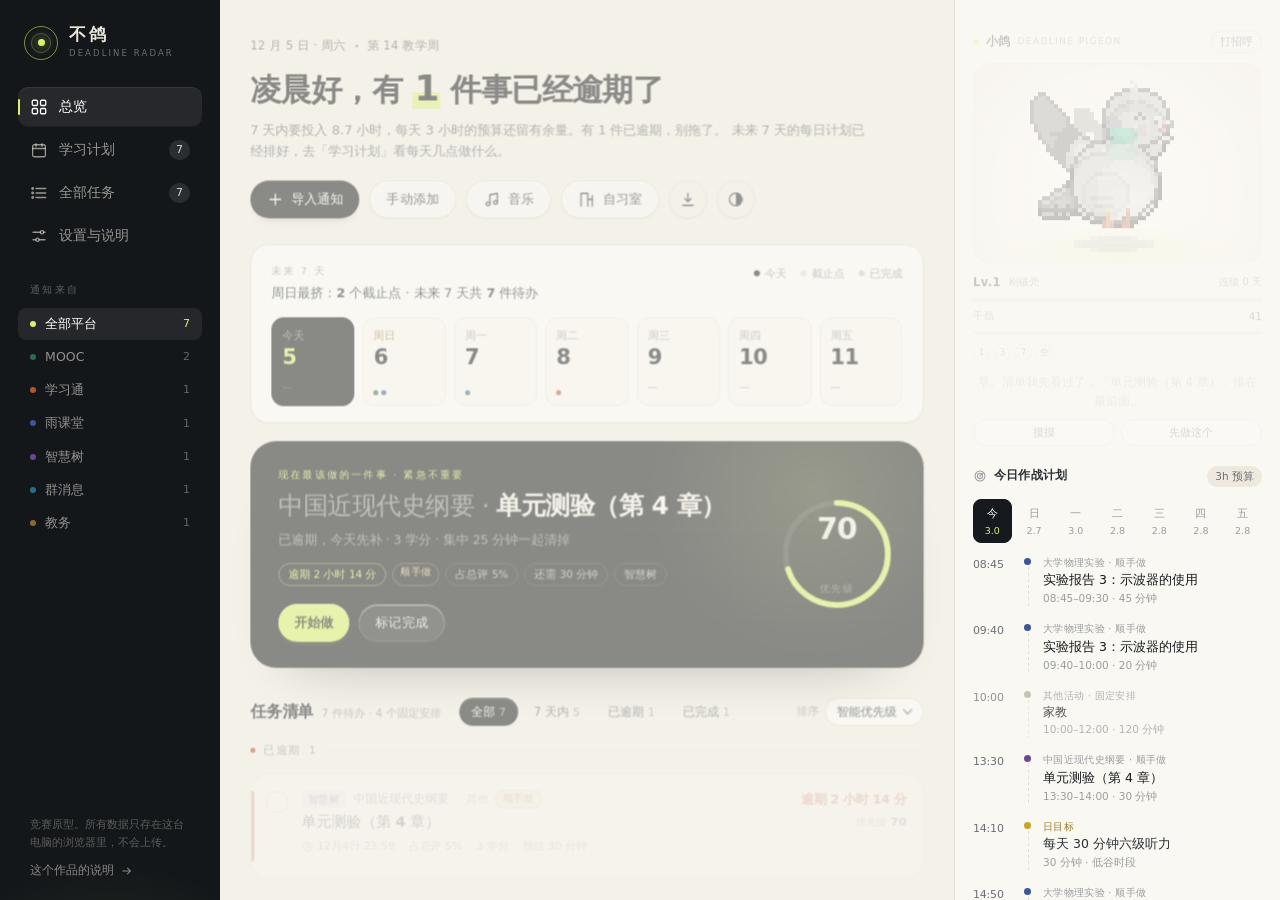
<file: index.html>
<!DOCTYPE html>
<html lang="zh-CN">
<head>
<meta charset="utf-8">
<meta name="viewport" content="width=device-width, initial-scale=1">
<meta http-equiv="refresh" content="0; url=./buge/index.html">
<title>不鸽 · Deadline Radar · 最终版</title>
<style>
  :root { color-scheme: dark; }
  body {
    margin: 0; min-height: 100vh; display: grid; place-items: center;
    background: #14171A; color: #F3F1EA;
    font-family: "PingFang SC", "Microsoft YaHei", system-ui, sans-serif;
  }
  .box { text-align: center; padding: 24px; }
  .kicker { font-size: 10px; letter-spacing: 3px; color: #D9F26B; margin-bottom: 14px; }
  h1 { font-size: 34px; margin: 0 0 10px; letter-spacing: -1px; }
  .tag {
    display: inline-block; margin-left: 8px; padding: 0 8px; border-radius: 5px;
    font-size: 11px; letter-spacing: 2px; font-weight: 500; line-height: 20px;
    color: #D9F26B; border: 1px solid rgba(217, 242, 107, .5);
    vertical-align: middle; transform: translateY(-4px);
  }
  p { color: #9AA0A6; font-size: 13px; margin: 0; }
  a { color: #D9F26B; text-decoration: none; border-bottom: 1px solid rgba(217,242,107,.4); }
</style>
</head>
<body>
  <div class="box">
    <div class="kicker">DEADLINE RADAR · 最终版</div>
    <h1>不鸽 <span class="tag">最终版</span></h1>
    <p>正在进入最终版原型 · <a href="./buge/">如果没自动跳转，点这里</a></p>
  </div>
</body>
</html>
</file>
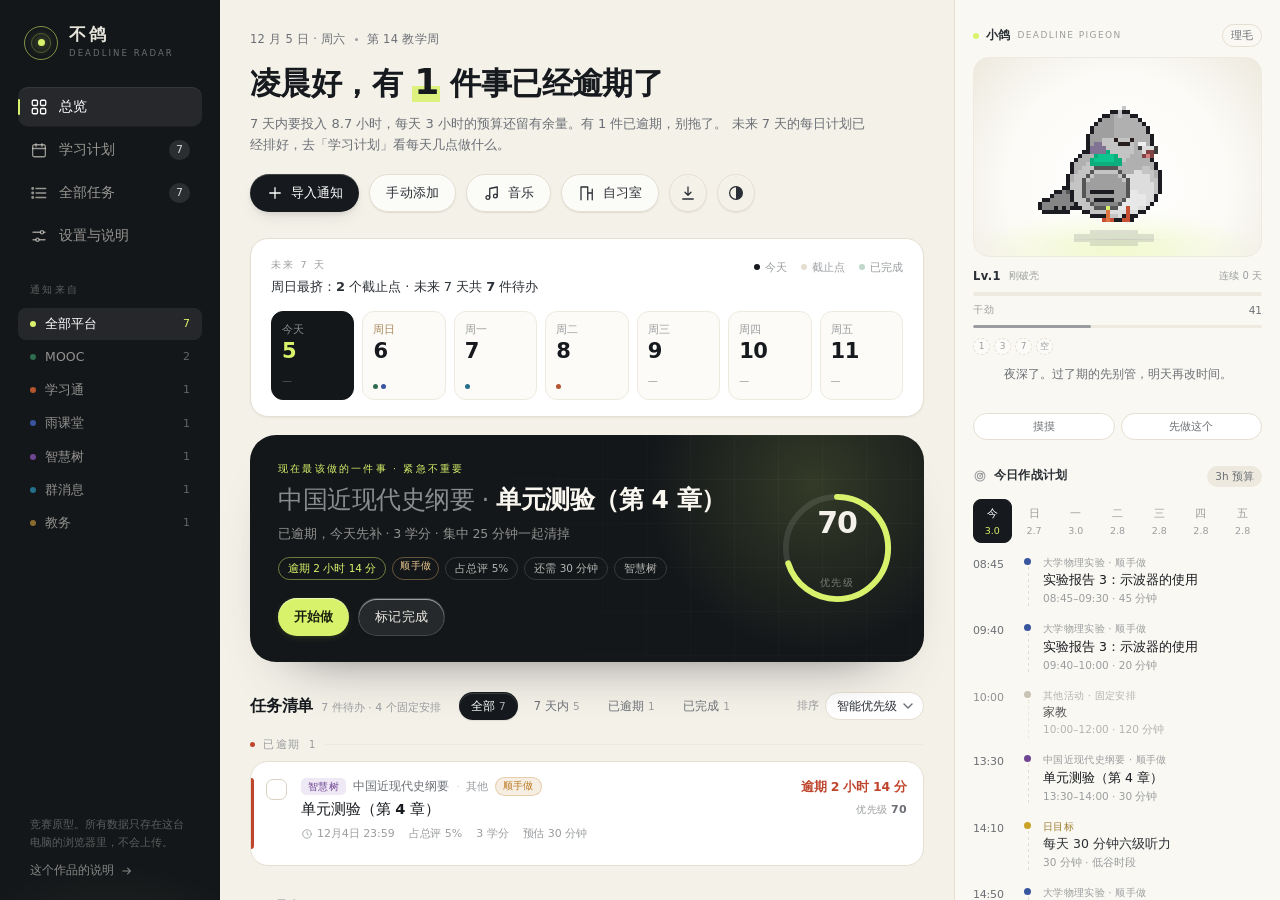
<file: buge/index.html>
<!DOCTYPE html>
<!-- 不鸽 · Deadline Radar【最终版】：重要性占比可调 / 职业规划 / 活动周期 / 学校档案导入 -->
<html lang="zh-CN">
<head>
<meta charset="utf-8">
<script>try{var t=localStorage.getItem("buge.theme");if(t)document.documentElement.dataset.theme=t;}catch(e){}</script>
<meta name="viewport" content="width=device-width, initial-scale=1">
<meta name="description" content="不鸽 · Deadline Radar：学习计划、可调重要性占比、职业规划、固定安排周期、学校绩点学分导入。">
<title>不鸽 · Deadline Radar</title>
<link rel="stylesheet" href="assets/styles.css">
  <!-- 动效组件库（第 5 节十个组件，内部规则不改，只用 --cl-* 变量调参） -->
  <link rel="stylesheet" href="assets/css-loaders.css">
</head>
<body>

<svg class="sprite" aria-hidden="true" focusable="false">
  <symbol id="i-grid" viewBox="0 0 24 24"><rect x="3" y="3" width="7" height="7" rx="1.6"/><rect x="14" y="3" width="7" height="7" rx="1.6"/><rect x="3" y="14" width="7" height="7" rx="1.6"/><rect x="14" y="14" width="7" height="7" rx="1.6"/></symbol>
  <symbol id="i-list" viewBox="0 0 24 24"><path d="M8 6h13M8 12h13M8 18h13"/><circle cx="3.6" cy="6" r="1.1"/><circle cx="3.6" cy="12" r="1.1"/><circle cx="3.6" cy="18" r="1.1"/></symbol>
  <symbol id="i-sliders" viewBox="0 0 24 24"><path d="M4 7h10M18 7h2M4 17h4M12 17h8"/><circle cx="16" cy="7" r="2.2"/><circle cx="10" cy="17" r="2.2"/></symbol>
  <symbol id="i-plus" viewBox="0 0 24 24"><path d="M12 5v14M5 12h14"/></symbol>
  <symbol id="i-bell" viewBox="0 0 24 24"><path d="M18 8.5a6 6 0 1 0-12 0c0 6-2.5 7.5-2.5 7.5h17S18 14.5 18 8.5Z"/><path d="M10.2 20a2 2 0 0 0 3.6 0"/></symbol>
  <symbol id="i-download" viewBox="0 0 24 24"><path d="M12 4v11m0 0 4-4m-4 4-4-4M5 20h14"/></symbol>
  <symbol id="i-check" viewBox="0 0 24 24"><path d="m5 12.5 4.5 4.5L19 7.5"/></symbol>
  <symbol id="i-clock" viewBox="0 0 24 24"><circle cx="12" cy="12" r="8.5"/><path d="M12 7.5V12l3 2"/></symbol>
  <symbol id="i-edit" viewBox="0 0 24 24"><path d="M4 20h4l10-10a2.5 2.5 0 0 0-3.5-3.5L4.5 16.5 4 20Z"/></symbol>
  <symbol id="i-trash" viewBox="0 0 24 24"><path d="M4 7h16M9 7V5h6v2M6 7l1 13h10l1-13"/></symbol>
  <symbol id="i-close" viewBox="0 0 24 24"><path d="m6 6 12 12M18 6 6 18"/></symbol>
  <symbol id="i-spark" viewBox="0 0 24 24"><path d="M12 3.5 13.9 9l5.6 1.9-5.6 1.9L12 18.4l-1.9-5.6L4.5 11 10.1 9 12 3.5Z"/></symbol>
  <symbol id="i-calendar" viewBox="0 0 24 24"><rect x="3.5" y="5" width="17" height="16" rx="2.5"/><path d="M3.5 10h17M8 3.5V7M16 3.5V7"/></symbol>
  <symbol id="i-arrow" viewBox="0 0 24 24"><path d="M5 12h13m0 0-5-5m5 5-5 5"/></symbol>
  <symbol id="i-radar" viewBox="0 0 24 24"><circle cx="12" cy="12" r="8.5"/><circle cx="12" cy="12" r="4.5"/><path d="M12 12 18 6"/><circle cx="12" cy="12" r="1.2" fill="currentColor" stroke="none"/></symbol>
  <symbol id="i-theme" viewBox="0 0 24 24"><circle cx="12" cy="12" r="8.5"/><path d="M12 3.5a8.5 8.5 0 0 1 0 17Z" fill="currentColor" stroke="none"/></symbol>
  <symbol id="i-warn" viewBox="0 0 24 24"><path d="M12 3.5 21 20H3L12 3.5Z"/><path d="M12 10v4.5"/><circle cx="12" cy="17.4" r=".9" fill="currentColor" stroke="none"/></symbol>
  <symbol id="i-target" viewBox="0 0 24 24"><circle cx="12" cy="12" r="8.5"/><circle cx="12" cy="12" r="4.5"/><circle cx="12" cy="12" r="1" fill="currentColor" stroke="none"/></symbol>
  <symbol id="i-users" viewBox="0 0 24 24"><circle cx="9" cy="8" r="3.2"/><path d="M3.5 20c0-3.3 2.5-5.5 5.5-5.5s5.5 2.2 5.5 5.5"/><path d="M16 5.6a3 3 0 0 1 0 5.6M17.5 14.8c2 .7 3.2 2.4 3.2 4.6"/></symbol>
  <symbol id="i-back" viewBox="0 0 24 24"><path d="M19 12H5m0 0 6-6m-6 6 6 6"/></symbol>
  <symbol id="i-music" viewBox="0 0 24 24"><path d="M9 18V6l10-2v12"/><circle cx="6.5" cy="18" r="2.5"/><circle cx="16.5" cy="16" r="2.5"/></symbol>
  <symbol id="i-play" viewBox="0 0 24 24"><path d="M8 5.5 18 12 8 18.5Z"/></symbol>
  <symbol id="i-pause" viewBox="0 0 24 24"><path d="M9 5v14M15 5v14"/></symbol>
  <symbol id="i-stop" viewBox="0 0 24 24"><rect x="7" y="7" width="10" height="10" rx="2"/></symbol>
  <symbol id="i-upload" viewBox="0 0 24 24"><path d="M12 16V4m0 0-4 4m4-4 4 4M5 20h14"/></symbol>
  <symbol id="i-timer" viewBox="0 0 24 24"><circle cx="12" cy="13" r="7.5"/><path d="M12 9v4l2.5 2M9 4h6"/></symbol>
  <symbol id="i-door" viewBox="0 0 24 24"><path d="M4 21V4h9v17M13 12h6M19 21V7"/></symbol>
</svg>

<div class="app">
  <!-- ============ 左侧 ============ -->
  <aside class="side">
    <div class="brand">
      <div class="brand-mark" aria-hidden="true"><span></span></div>
      <div class="brand-text">
        <div class="brand-name">不鸽</div>
        <div class="brand-sub">DEADLINE RADAR</div>
      </div>
    </div>

    <nav class="nav" aria-label="主导航">
      <button class="nav-item is-active" data-action="view" data-view="overview" title="总览">
        <svg class="ico"><use href="#i-grid"/></svg><span>总览</span>
      </button>
      <button class="nav-item" data-action="view" data-view="plan" title="学习计划">
        <svg class="ico"><use href="#i-calendar"/></svg><span>学习计划</span>
        <span class="nav-count" id="navPlanCount">7</span>
      </button>
      <button class="nav-item" data-action="view" data-view="tasks" title="全部任务">
        <svg class="ico"><use href="#i-list"/></svg><span>全部任务</span>
        <span class="nav-count" id="navTaskCount">0</span>
      </button>
      <button class="nav-item" data-action="view" data-view="settings" title="设置与说明">
        <svg class="ico"><use href="#i-sliders"/></svg><span>设置与说明</span>
      </button>
    </nav>

    <div class="side-section">
      <div class="side-label">通知来自</div>
      <div id="platformNav" class="platform-nav"></div>
    </div>

    <div class="side-foot">
      <p class="side-note">竞赛原型。所有数据只存在这台电脑的浏览器里，不会上传。</p>
      <button class="ghost-link" data-action="view" data-view="settings">这个作品的说明 <svg class="ico sm"><use href="#i-arrow"/></svg></button>
    </div>
  </aside>

  <!-- ============ 中间 ============ -->
  <main class="main" id="main">
    <section class="view" id="view-overview">
      <header class="head">
        <div class="head-meta">
          <span id="dateLabel">—</span><span class="sep-dot"></span><span id="weekLabel">—</span>
        </div>
        <h1 id="headline">正在读取你的任务…</h1>
        <p class="head-sub" id="headSub"></p>
        <div class="head-actions">
          <button class="btn btn-dark" data-action="open-import">
            <svg class="ico"><use href="#i-plus"/></svg>导入通知
          </button>
          <button class="btn btn-ghost" data-action="open-manual">手动添加</button>
          <button class="btn btn-ghost" data-action="open-music" title="音乐：白噪音与纯音乐">
            <svg class="ico"><use href="#i-music"/></svg>音乐
          </button>
          <button class="btn btn-ghost" data-action="open-study" title="自习室：限时完成今天的一部分">
            <svg class="ico"><use href="#i-door"/></svg>自习室
          </button>
          <button class="btn btn-icon" data-action="export-ics" title="导出到手机日历" aria-label="导出到手机日历">
            <svg class="ico"><use href="#i-download"/></svg>
          </button>
          <button class="btn btn-icon" data-action="theme" title="切换配色" aria-label="切换配色">
            <svg class="ico"><use href="#i-theme"/></svg>
          </button>
        </div>
      </header>

      <section class="radar-card" aria-label="未来七天截止分布">
        <div class="radar-top">
          <div>
            <div class="kicker">未来 7 天</div>
            <div class="radar-hint" id="radarHint">—</div>
          </div>
          <div class="radar-legend">
            <span><i class="lg-dot today"></i>今天</span>
            <span><i class="lg-dot"></i>截止点</span>
            <span><i class="lg-dot done"></i>已完成</span>
          </div>
        </div>
        <div class="radar" id="radar"></div>
      </section>

      <section id="hero" class="hero-wrap"></section>

      <div class="list-head">
        <div class="list-title">
          <h2>任务清单</h2>
          <span class="list-count" id="listCount"></span>
        </div>
        <div class="filters" id="filters" role="tablist" aria-label="筛选任务"></div>
        <label class="select-wrap">
          <span>排序</span>
          <select id="sortSel" aria-label="排序方式">
            <option value="smart">智能优先级</option>
            <option value="due">截止时间</option>
            <option value="weight">成绩占比</option>
          </select>
        </label>
      </div>

      <div id="taskList" class="task-list"></div>
    </section>

    <!-- ============ 学习计划（最终版：左上角可返回） ============ -->
    <section class="view is-hidden" id="view-plan">
      <header class="head compact">
        <div class="head-back">
          <button class="back-btn" data-action="back" aria-label="返回上一步" title="返回上一步">
            <svg class="ico"><use href="#i-back"/></svg><span>返回</span>
          </button>
        </div>
        <div class="head-meta"><span>学习计划</span><span class="sep-dot"></span><span id="planMeta">未来 7 天</span></div>
        <h1>系统替你排好了 <em id="planDayCount">7</em> 天</h1>
        <p class="head-sub" id="planSub">先按「紧急 × 重要」排序，再扣掉饭点、作息和社团安排，把每件事放进 45 分钟的时间块。</p>
        <div class="head-actions">
          <button class="btn btn-dark" data-action="replan"><svg class="ico"><use href="#i-spark"/></svg>按现在重排</button>
          <button class="btn btn-ghost" data-action="view" data-view="settings">调整目标与作息</button>
          <button class="btn btn-icon" data-action="export-ics" title="把截止时间导出到手机日历" aria-label="导出到手机日历">
            <svg class="ico"><use href="#i-download"/></svg>
          </button>
          <button class="btn btn-icon" data-action="theme" title="切换配色" aria-label="切换配色">
            <svg class="ico"><use href="#i-theme"/></svg>
          </button>
        </div>
      </header>

      <div class="plan-strip" id="planStrip" aria-label="未来七天"></div>
      <div class="plan-goals" id="planGoals" aria-label="周月日目标"></div>
      <section class="plan-detail" id="planDetail"></section>

      <footer class="page-foot">排程只看本机数据：任务、周/月/日目标、固定安排、绩点目标和今天的作息。</footer>
    </section>

    <section class="view is-hidden" id="view-tasks">
      <header class="head compact">
        <div class="head-meta"><span>全部任务</span><span class="sep-dot"></span><span id="tasksMeta">—</span></div>
        <h1>按你自己的节奏排序</h1>
        <div class="head-actions">
          <button class="btn btn-dark" data-action="open-import"><svg class="ico"><use href="#i-plus"/></svg>导入通知</button>
          <button class="btn btn-ghost" data-action="open-manual">手动添加</button>
          <button class="btn btn-icon" data-action="theme" title="切换配色" aria-label="切换配色">
            <svg class="ico"><use href="#i-theme"/></svg>
          </button>
        </div>
      </header>
      <div class="list-head sticky">
        <div class="list-title"><h2>全部</h2><span class="list-count" id="listCount2"></span></div>
        <div class="filters" id="filters2" role="tablist" aria-label="筛选任务"></div>
        <label class="select-wrap">
          <span>排序</span>
          <select id="sortSel2" aria-label="排序方式">
            <option value="smart">智能优先级</option>
            <option value="due">截止时间</option>
            <option value="weight">成绩占比</option>
          </select>
        </label>
      </div>
      <div id="taskList2" class="task-list"></div>
    </section>

    <section class="view is-hidden" id="view-settings">
      <header class="head compact">
        <div class="head-meta"><span>设置与说明</span><span class="sep-dot"></span><span>给评委看的实现细节</span></div>
        <h1>它是怎么工作的</h1>
        <p class="head-sub">这一页同时是这份作品的“说明书”：算法怎么算、数据从哪来、哪里还做不到。</p>
      </header>

      <div class="settings-grid">
        <section class="panel">
          <h2>我的节奏</h2>
          <p class="panel-sub">今日作战计划会按这个预算排队，超过预算的部分会明确告诉你“今天做不完”。</p>
          <div class="setting-row">
            <label for="dailyHours">每天可投入学习时间</label>
            <output id="dailyHoursOut">3 小时</output>
          </div>
          <input id="dailyHours" class="range" type="range" min="1" max="8" step="0.5" value="3">
          <div class="range-marks"><span>1h</span><span>4h</span><span>8h</span></div>

          <div class="setting-row mt">
            <label for="semStart">本学期第 1 周周一</label>
            <span class="muted" id="weekNow">—</span>
          </div>
          <input id="semStart" class="input" type="date">
          <p class="hint">“第 13 周周三”这类通知需要它才能换算成具体日期。</p>

          <div class="setting-row mt">
            <label for="wakeTime">起床 / 最晚学习</label>
            <span class="muted">学习块按这个作息切</span>
          </div>
          <div class="time-row">
            <input id="wakeTime" class="input" type="time" value="07:30" aria-label="起床时间">
            <input id="sleepTime" class="input" type="time" value="23:00" aria-label="最晚学习时间">
          </div>
          <p class="hint">默认 7:30 起床、23:00 收工；周末自动晚起 45 分钟、多留 1 小时。</p>

          <div class="setting-row mt">
            <label for="goalMinutes">每天留给周/月目标</label>
            <output id="goalMinutesOut">45 分钟</output>
          </div>
          <input id="goalMinutes" class="range" type="range" min="0" max="120" step="15" value="45">
          <div class="range-marks"><span>0</span><span>60</span><span>120 分钟</span></div>
          <details class="setting-explain" open>
            <summary>这个滑杆是干什么的？</summary>
            <p>给「重要不紧急」的周/月目标留的每日保护时间：只影响<strong>没有被关联任务完全覆盖</strong>的周/月目标，以及每日目标。示例里的周/月目标都关联了任务，所以调大它可能看不出变化；调到 0 会连每日目标块一起取消。</p>
          </details>
        </section>

        <section class="panel">
          <h2>提醒</h2>
          <p class="panel-sub">每个截止点会自动生成 4 个提醒节点：提前 3 天、1 天、6 小时、1 小时。开启后，页面开着时会在这些时间点弹提醒。</p>
          <button class="btn btn-ghost wide" data-action="notify" id="notifyBtn">
            <svg class="ico"><use href="#i-bell"/></svg><span>开启桌面提醒</span>
          </button>
          <div class="reminder-preview" id="reminderPreview"></div>
        </section>

        <section class="panel wide-panel" id="priorityPanel">
          <h2>紧急度 / 重要度占比</h2>
          <p class="panel-sub">决定任务排序时两者各占多少。初始 60% / 40%；改完立即影响任务清单和学习计划的排序。</p>
          <div class="priority-weights">
            <div class="pw-slider">
              <div class="setting-row"><label for="wUrgency">紧急度</label><output id="wUrgencyOut">60%</output></div>
              <input id="wUrgency" class="range" type="range" min="0" max="100" step="5" value="60">
            </div>
            <div class="pw-slider">
              <div class="setting-row"><label for="wImportance">重要度</label><output id="wImportanceOut">40%</output></div>
              <input id="wImportance" class="range" type="range" min="0" max="100" step="5" value="40">
            </div>
            <div class="pw-total">合计 <b id="pwTotal">100%</b></div>
          </div>
          <div class="priority-note">
            <p><b>为什么初始 6:4？</b>对学生来说，逾期是硬损失，紧急度略高；重要度 40% 已经包含绩点、学分、职业规划，周/月目标还有每日保护时间，不会被完全挤掉。</p>
            <p><b>调到 7:3：</b>更偏“先别逾期”，截止密集或考试周更稳；代价是重要但不紧急的长期任务容易被推后。</p>
            <p><b>调到 5:5：</b>更看重价值，长期目标和高权重任务更容易靠前；代价是临近截止的低价值任务可能被压后，逾期风险变大。</p>
          </div>
        </section>

        <section class="panel wide-panel">
          <h2>绩点与学分</h2>
          <p class="panel-sub">绩点和学分是重要性的前两项。导入学校/教务文件可以一次填好；下面的滑杆决定它们各自占「重要性」的比例。</p>

          <div class="profile-import">
            <label class="btn btn-ghost upload-btn">
              <svg class="ico"><use href="#i-upload"/></svg>导入学校文件
              <input id="profileFile" type="file" accept=".txt,.csv,.json,text/plain,application/json">
            </label>
            <button class="link-btn" data-action="download-profile">下载模板</button>
            <span class="profile-info" id="profileInfo">未导入</span>
          </div>
          <p class="hint">支持「字段=值」的 txt / csv，或 JSON。字段：gpaCurrent、gpaTarget、creditsEarned、creditsRequired、schoolRequirement、careerGoal。只在本机读取。</p>

          <div class="form two mt">
            <div class="field"><label for="gpaCurrent">当前绩点</label>
              <input id="gpaCurrent" class="input" type="number" min="0" max="5" step="0.01" value="3.42"></div>
            <div class="field"><label for="gpaTarget">目标绩点</label>
              <input id="gpaTarget" class="input" type="number" min="0" max="5" step="0.01" value="3.72"></div>
            <div class="field"><label for="creditsEarned">已修学分</label>
              <input id="creditsEarned" class="input" type="number" min="0" max="400" step="1" value="0"></div>
            <div class="field"><label for="creditsRequired">毕业要求学分</label>
              <input id="creditsRequired" class="input" type="number" min="0" max="400" step="1" value="0"></div>
          </div>
          <div class="field mt">
            <label for="schoolReq">学校要求（毕业 / 保研 / 奖学金）</label>
            <input id="schoolReq" class="input" placeholder="例如：毕业需 160 学分；保研参考绩点 3.5 以上">
          </div>

          <div class="credit-progress">
            <div class="load-bar"><i id="creditBar" style="width:0%"></i></div>
            <div class="credit-meta" id="creditMeta">填入学分后显示毕业进度</div>
          </div>

          <div class="weight-box">
            <div class="weight-head"><span>重要性占比</span><b id="weightTotal">合计 100%</b></div>
            <div class="setting-row"><label for="wGpa">绩点</label><output id="wGpaOut">30%</output></div>
            <input id="wGpa" class="range" type="range" min="0" max="100" step="1" value="30">
            <div class="setting-row"><label for="wCredits">课程学分</label><output id="wCreditsOut">30%</output></div>
            <input id="wCredits" class="range" type="range" min="0" max="100" step="1" value="30">
            <p class="hint">调整一项，另外两项按原比例自动让出/补上；职业规划占比在右边卡片里调。</p>
          </div>
        </section>

        <section class="panel">
          <h2>数据</h2>
          <p class="panel-sub">当前任务保存在浏览器 localStorage。换设备时用 .ics 导出，导入手机自带日历。</p>
          <div class="btn-row">
            <button class="btn btn-ghost" data-action="export-ics"><svg class="ico"><use href="#i-download"/></svg>导出 .ics</button>
            <button class="btn btn-ghost" data-action="seed-demo">恢复示例数据</button>
            <button class="btn btn-danger-ghost" data-action="clear-all">清空全部</button>
          </div>
        </section>

        <section class="panel">
          <h2><svg class="ico sm"><use href="#i-target"/></svg>个人生涯职业规划</h2>
          <p class="panel-sub">填了才会参与计算：任务在表单里勾选「与职业规划相关」后，会拿到这一项的权重；没填则这一项不参与。</p>
          <textarea id="careerGoal" class="input career-input" rows="4" placeholder="例如：成为算法工程师：先打好数据结构、算法和项目经历"></textarea>
          <div class="setting-row mt"><label for="wCareer">职业规划占比</label><output id="wCareerOut">40%</output></div>
          <input id="wCareer" class="range" type="range" min="0" max="100" step="1" value="40">
          <p class="hint" id="careerHint">没填职业规划时这一项不参与，绩点和学分按比例重分配。</p>
        </section>

        <section class="panel wide-panel">
          <h2><svg class="ico sm"><use href="#i-target"/></svg>周 / 月 / 日目标</h2>
          <p class="panel-sub">目标不只是数字：周/月目标每天最多排进 45 分钟（当天总量上限，不是预留），日目标每天一块；关联任务完成后目标进度自动更新。截止自动取本周日 / 本月末 / 今天。</p>
          <div id="goalList" class="goal-list"></div>
          <div class="mini-form goal-form">
            <input id="goalTitle" class="input" placeholder="例如：本周把实验四的报告 + 源码交掉" aria-label="目标名称">
            <select id="goalScope" class="input" aria-label="目标周期">
              <option value="week">本周</option>
              <option value="month">本月</option>
              <option value="day">每日</option>
            </select>
            <input id="goalHours" class="input" type="number" min="0.25" max="40" step="0.25" value="3" aria-label="目标投入小时">
            <select id="goalImp" class="input" aria-label="目标重要程度">
              <option value="2">重要</option>
              <option value="3">关键</option>
              <option value="1">一般</option>
            </select>
            <button class="btn btn-dark" data-action="add-goal">加入排程</button>
          </div>
        </section>

        <section class="panel wide-panel">
          <h2><svg class="ico sm"><use href="#i-users"/></svg>社团与其他活动</h2>
          <p class="panel-sub">排计划前先扣掉这些时间：社团、例会、讲座、课外实践、家教、通勤。可以设「每周 / 仅本周 / 单次」和持续周数，也会列进任务清单。</p>
          <div id="activityList" class="act-list"></div>
          <div class="act-actions">
            <button class="btn btn-dark" data-action="open-activity"><svg class="ico"><use href="#i-plus"/></svg>添加固定安排</button>
            <span class="hint">社团结课、讲座结束都可以随时改持续周数或删除。</span>
          </div>
        </section>

        <section class="panel wide-panel">
          <h2>优先级是怎么算的</h2>
          <div class="formula">
            <div class="formula-main">优先级 = 紧急度占比 × 紧急度 + 重要度占比 × 重要度，默认 60% / 40%</div>
            <ul class="formula-list">
              <li><b>紧急度</b>：先扣掉这件事要用的工时，再看还剩多少时间；余量越少、截止越近，越紧急，逾期直接记满分。总占比可在设置顶部「紧急度 / 重要度占比」里滑动调整。</li>
              <li><b>重要度</b>：由「绩点 / 课程学分 / 职业规划」三项组成，默认 30% / 30% / 40%，可在设置里分别滑动调整；没填职业规划时这一项不参与，另外两项按比例重分配。</li>
              <li><b>四象限</b>：紧急且重要「马上做」、重要不紧急「每天固定做」、紧急不重要「集中清掉」、其余「有空再做」。</li>
            </ul>
            <p class="hint">不用黑箱模型：每一项都能在“为什么先做它”里看到出处，评委和学生都能验算。</p>
          </div>
        </section>

        <section class="panel wide-panel">
          <h2>一周是怎么排出来的</h2>
          <div class="formula">
            <div class="formula-main">先扣时间，再按优先级塞进 45 分钟的时间块</div>
            <ul class="formula-list">
              <li><b>先扣固定时间</b>：12:00–13:30 午饭午休、18:00–19:00 晚饭、23:00 后不排；社团/例会/家教整段扣掉。</li>
              <li><b>每天有预算</b>：默认 3 小时，周末 +1 小时；排满就停，不会把一天塞到 8 小时。</li>
              <li><b>截止前留缓冲</b>：越重要的任务留的缓冲越长，长任务往前摊开，不堆到截止前一晚。</li>
              <li><b>重要不紧急</b>：周/月目标每天最多 45 分钟，日目标每天一块；高难度任务优先上午和晚间，碎片任务放午后低谷。</li>
            </ul>
            <p class="hint">排不下的任务不会硬塞：计划页会明确写“还差多少小时”，并建议降低预估或调高每日预算。</p>
          </div>
        </section>

        <section class="panel wide-panel">
          <h2>能读懂哪些写法</h2>
          <div class="chips-cloud">
            <span class="code-chip">11月20日 23:59</span><span class="code-chip">2026/12/3 17:00</span>
            <span class="code-chip">本周五 12:00</span><span class="code-chip">下周三 18:00</span>
            <span class="code-chip">第 13 周周三</span><span class="code-chip">今晚 24 点前</span>
            <span class="code-chip">11.25 前</span><span class="code-chip">明天下午 5 点</span>
            <span class="code-chip">【课程名】</span><span class="code-chip">《课程名》</span>
            <span class="code-chip">占总评 30%</span><span class="code-chip">预计需要 4 小时</span>
          </div>
          <p class="hint">识别不出来的字段会留空并标红，让你补——宁可承认不确定，也不替你瞎猜。</p>
        </section>

        <section class="panel wide-panel about">
          <h2>关于这个作品</h2>
          <p>“不鸽”面向的是这样一群学生：作业散在 3 个教学平台、2 个群和教务系统里，每个平台都只提醒它自己那一件事；真正的截止时间要靠人脑汇总，于是总在最后一晚才发现“今晚要交三样”。</p>
          <p>它不替你做作业，只做一件事：<b>把所有截止时间变成一张可执行的时间表</b>。粘一段通知，它给出结构化任务、优先级、今天几点做什么，以及导出到手机日历的入口。</p>
          <p><b>最终版改动：</b>新增「紧急度 / 重要度占比」滑杆，默认 6:4，可滑到 7:3 或 5:5 影响任务排序；原「静室」改名为「音乐」；三版的重要性占比、职业规划、固定安排周期、学校档案导入全部保留。</p>
          <div class="about-meta">
            <div><span>形态</span><b>纯前端网页原型</b></div>
            <div><span>依赖</span><b>零后端、零 API Key、可离线</b></div>
            <div><span>数据</span><b>示例数据 + 本机存储</b></div>
            <div><span>版本</span><b id="verLabel">v2.4</b></div>
          </div>
        </section>
      </div>
      <footer class="page-foot">不鸽 · Deadline Radar —— 赛题一「AI 辅助开发·创意产品原型」参赛作品</footer>
    </section>
  </main>

  <!-- ============ 右侧 ============ -->
  <aside class="rail">
    <div class="rail-card">
      <div class="rail-head">
        <h3><svg class="ico sm"><use href="#i-radar"/></svg><span id="railPlanTitle">今日作战计划</span></h3>
        <span class="pill" id="budgetTag">3h</span>
      </div>
      <div class="rail-days" id="railDays" aria-label="切换查看哪一天"></div>
      <div id="plan" class="plan"></div>
    </div>

    <div class="rail-card">
      <div class="rail-head">
        <h3><svg class="ico sm"><use href="#i-bell"/></svg>接下来提醒</h3>
        <button class="mini-btn" data-action="notify" id="notifyMini">开启</button>
      </div>
      <div id="reminders" class="reminders"></div>
    </div>

    <div class="rail-card">
      <div class="rail-head"><h3>本周负荷</h3><span class="pill subtle" id="loadRatio">—</span></div>
      <div id="load" class="load"></div>
    </div>

    <div class="rail-foot">
      <span>v2.4</span><span>·</span><span>数据仅存本机</span>
    </div>
  </aside>
</div>

<audio id="bgm" loop preload="none"></audio>
<div id="musicDock" class="music-dock is-hidden" aria-live="polite"></div>
<div id="modalRoot"></div>
<div id="toast" class="toast" role="status" aria-live="polite"></div>

<script>
  /* 原型自检用：把未捕获异常记下来，方便自动化测试断言 */
  window.__errs = [];
  window.addEventListener('error', function (e) { window.__errs.push(String(e.message)); });
  window.addEventListener('unhandledrejection', function (e) { window.__errs.push(String(e.reason)); });
</script>
<script src="assets/data.js"></script>
<script src="assets/parser.js"></script>
<script src="assets/plan.js"></script>
<script src="assets/store.js"></script>
<script src="assets/profile.js"></script>
<script src="assets/audio.js"></script>
<script src="assets/ui.js"></script>
<!-- 小鸽宠物：独立单文件，内联图集，不联网；只读 BG.store，把自己的状态存在 buge.pet.v1 -->
<script src="assets/pet.js"></script>
  <script src="assets/css-loaders.js"></script>
  <!-- 兜底：万一样式表没跟过来（常见于在压缩包里直接双击 index.html），
       用内联样式弹一条红字说明，避免看到裸 HTML 不知道怎么办 -->
  <script>
    (function () {
      var ID = 'assetsWarn';
      /* file:// 下读 styleSheet.cssRules 会抛 SecurityError，所以改用计算样式探针：
         styles.css 的 :root 里定义了 --lime，读得到就说明样式表真的生效了 */
      function styled() {
        var v = '';
        try { v = getComputedStyle(document.documentElement).getPropertyValue('--lime'); } catch (e) { v = ''; }
        return !!String(v || '').trim();
      }
      function show() {
        if (styled() || document.getElementById(ID)) return;
        var el = document.createElement('div');
        el.id = ID;
        el.setAttribute('style', 'position:fixed;left:0;right:0;top:0;z-index:99999;background:#B4402F;color:#fff;font:14px/1.6 system-ui,-apple-system,sans-serif;padding:12px 18px;text-align:center;');
        el.textContent = '样式表没有加载到：请不要在压缩包里直接双击 index.html，先把整个文件夹解压出来，再双击「打开网站.bat」（或 buge/index.html）。';
        document.body.appendChild(el);
      }
      function recheck() {
        if (!styled()) return;
        var el = document.getElementById(ID);
        if (el) el.parentNode.removeChild(el);   /* 后来加载成功就撤掉提示 */
      }
      setTimeout(show, 260);                       /* 不依赖 load 事件，一定有兜底 */
      window.addEventListener('load', function () { show(); setTimeout(recheck, 800); });
    })();
  </script>
</body>
</html>
</file>
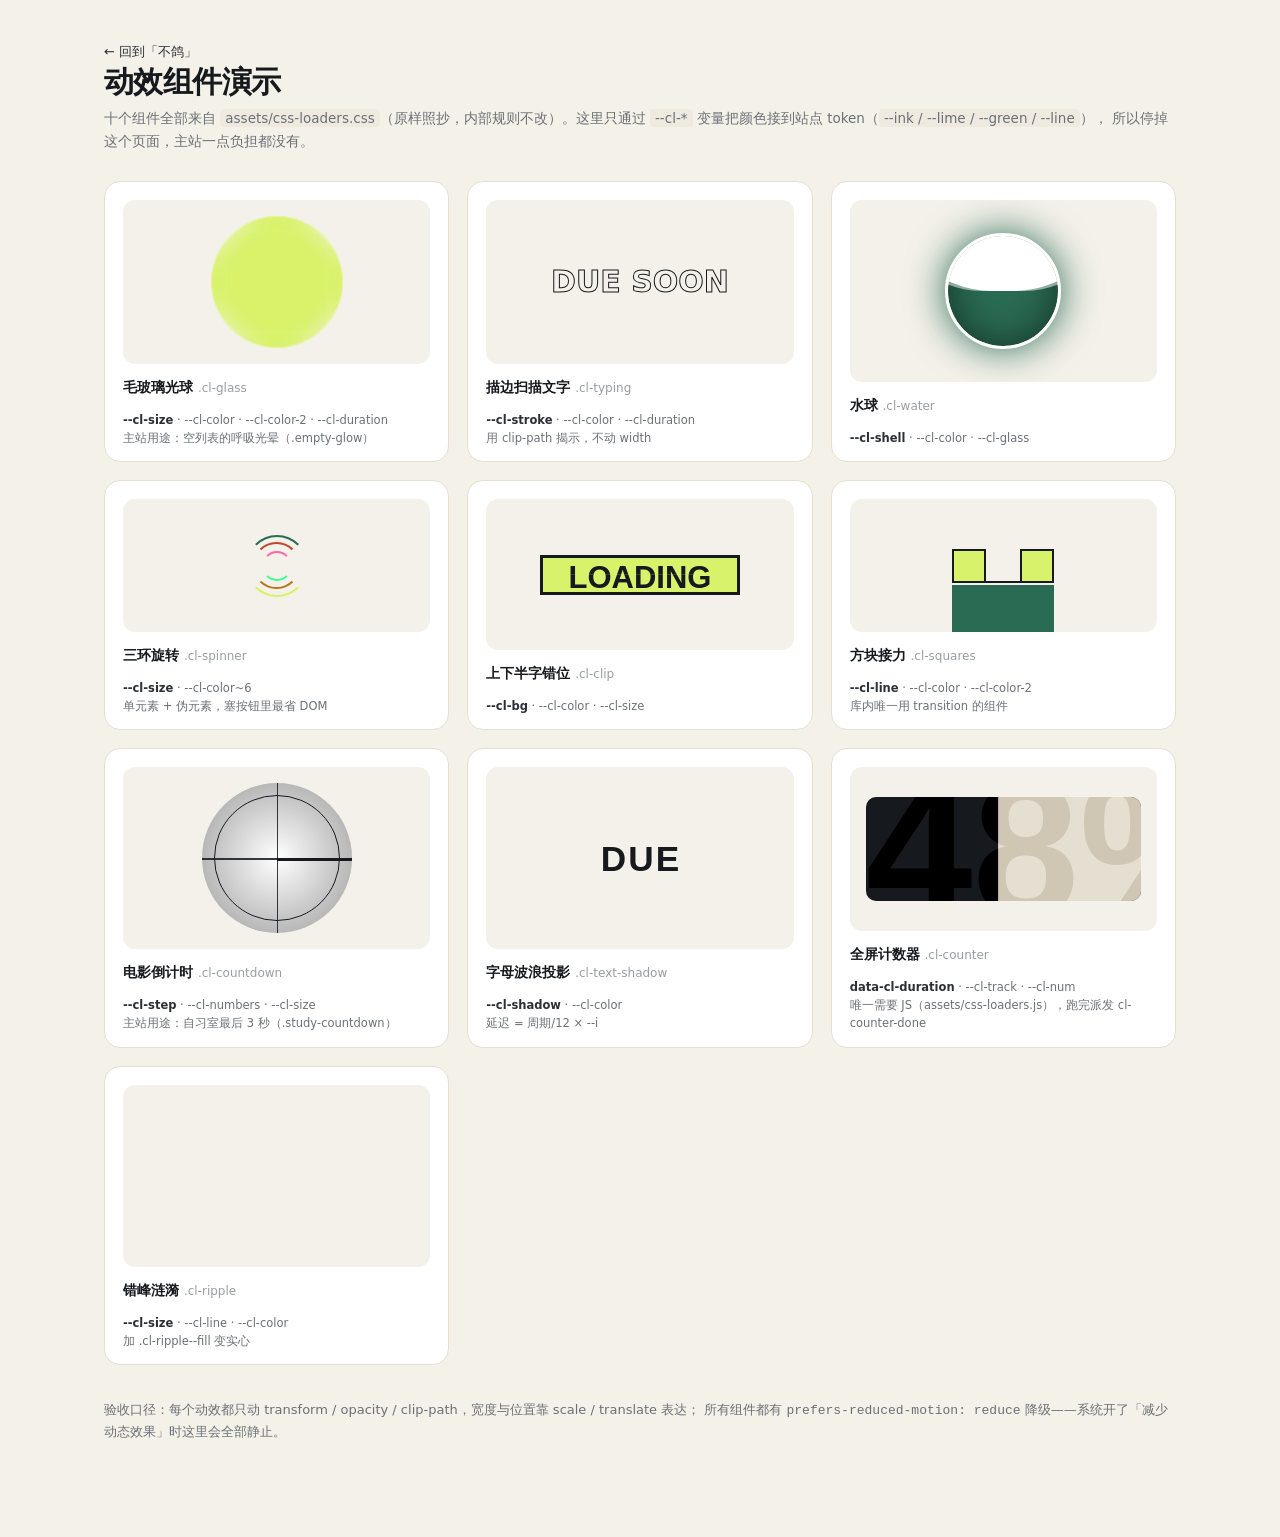
<file: buge/loaders.html>
<!doctype html>
<html lang="zh-CN">
<head>
<meta charset="utf-8">
<title>动效组件演示 · 不鸽</title>
<meta name="viewport" content="width=device-width, initial-scale=1">
<!-- 站点的设计 token 全在 styles.css 里，先引它，组件的颜色变量就能吃到 --ink / --lime / --line 等 -->
<link rel="stylesheet" href="assets/styles.css">
<link rel="stylesheet" href="assets/css-loaders.css">
<style>
  /* 演示页自己的排版，全部 ld- 前缀，不碰 .cl-* 组件内部规则 */
  .ld-wrap { max-width: 1120px; margin: 0 auto; padding: 40px 24px 80px; }
  .ld-title { font-size: 30px; letter-spacing: -.02em; margin: 0 0 6px; }
  .ld-sub { color: var(--muted); font-size: 13.5px; line-height: 1.7; margin: 0 0 28px; }
  .ld-sub code { font-family: var(--num); background: var(--line-soft); padding: 1px 5px; border-radius: 4px; }
  .ld-grid { display: grid; grid-template-columns: repeat(auto-fill, minmax(300px, 1fr)); gap: 18px; }
  .ld-card {
    background: var(--card); border: 1px solid var(--line); border-radius: 16px;
    padding: 18px 18px 14px; min-height: 250px;
    display: flex; flex-direction: column; gap: 12px;
  }
  .ld-stage {
    flex: 1; display: flex; align-items: center; justify-content: center;
    background: var(--bg, #F4F1EA); border-radius: 12px; padding: 16px; overflow: hidden;
    position: relative;
  }
  .ld-name { font-size: 14px; font-weight: 700; }
  .ld-name em { font-style: normal; color: var(--muted-2); font-weight: 500; font-family: var(--num); font-size: 12px; }
  .ld-vars { color: var(--muted); font-size: 11.5px; line-height: 1.6; font-family: var(--num); }
  .ld-vars b { color: var(--ink-2); font-weight: 600; }
  .ld-dark { background: #14161B; }
  .ld-rule { margin: 34px 0 16px; font-size: 13px; color: var(--muted); }
  .ld-back { display: inline-flex; align-items: center; gap: 6px; font-size: 13px; color: var(--ink-2); text-decoration: none; }
  .ld-back:hover { color: var(--ink); }

  /* 每个组件只在这里改 --cl-* 变量，组件内部规则一行不动 */
  .d-glass   { --cl-size: 132px; --cl-color: var(--lime); --cl-color-2: var(--green); --cl-duration: 5s; }
  .d-typing  { --cl-size: clamp(20px, 4.4vw, 30px); --cl-color: var(--lime); --cl-stroke: var(--ink); --cl-duration: 5s; }
  .d-water   { --cl-size: 116px; --cl-color: var(--green); --cl-shell: var(--card); --cl-glass: var(--line); }
  .d-spinner { --cl-size: 62px; --cl-color: var(--lime); --cl-color-2: var(--green); --cl-color-3: var(--amber); --cl-color-4: var(--red); }
  .d-clip    { --cl-size: 200px; --cl-color: var(--ink); --cl-bg: var(--lime); }
  .d-squares { --cl-size: 34px; --cl-color: var(--lime); --cl-color-2: var(--green); --cl-line: var(--ink); }
  .d-count   { --cl-size: 150px; --cl-color: var(--ink); --cl-numbers: 3; --cl-step: 1s; }
  .d-shadow  { --cl-size: 2.2rem; --cl-color: var(--ink); --cl-shadow: rgb(26 28 34 / .18); }
  /* 计数器原版是按"整屏"设计的（position: relative + 无尺寸），演示卡里给它一个盒子 */
  .d-counter { --cl-duration: 4s; --cl-color: var(--ink); --cl-track: var(--line); --cl-num: var(--ink);
               width: 100%; height: 104px; border-radius: 10px; }
  .d-ripple  { --cl-size: 150px; --cl-color: var(--green); --cl-line: 2px; }
</style>
</head>
<body>
<div class="ld-wrap">
  <a class="ld-back" href="index.html">← 回到「不鸽」</a>
  <h1 class="ld-title">动效组件演示</h1>
  <p class="ld-sub">
    十个组件全部来自 <code>assets/css-loaders.css</code>（原样照抄，内部规则不改）。这里只通过
    <code>--cl-*</code> 变量把颜色接到站点 token（<code>--ink / --lime / --green / --line</code>），
    所以停掉这个页面，主站一点负担都没有。
  </p>

  <div class="ld-grid">
    <div class="ld-card">
      <div class="ld-stage"><div class="cl-glass d-glass"><span></span><span></span></div></div>
      <div class="ld-name">毛玻璃光球 <em>.cl-glass</em></div>
      <div class="ld-vars"><b>--cl-size</b> · --cl-color · --cl-color-2 · --cl-duration<br>主站用途：空列表的呼吸光晕（.empty-glow）</div>
    </div>

    <div class="ld-card">
      <div class="ld-stage"><span class="cl-typing d-typing" data-text="DUE SOON">DUE SOON</span></div>
      <div class="ld-name">描边扫描文字 <em>.cl-typing</em></div>
      <div class="ld-vars"><b>--cl-stroke</b> · --cl-color · --cl-duration<br>用 clip-path 揭示，不动 width</div>
    </div>

    <div class="ld-card">
      <div class="ld-stage"><div class="cl-water d-water"><span class="cl-water__wave"></span></div></div>
      <div class="ld-name">水球 <em>.cl-water</em></div>
      <div class="ld-vars"><b>--cl-shell</b> · --cl-color · --cl-glass</div>
    </div>

    <div class="ld-card">
      <div class="ld-stage"><div class="cl-spinner d-spinner"></div></div>
      <div class="ld-name">三环旋转 <em>.cl-spinner</em></div>
      <div class="ld-vars"><b>--cl-size</b> · --cl-color~6<br>单元素 + 伪元素，塞按钮里最省 DOM</div>
    </div>

    <div class="ld-card">
      <div class="ld-stage"><div class="cl-clip d-clip"><span>LOADING</span><span>LOADING</span></div></div>
      <div class="ld-name">上下半字错位 <em>.cl-clip</em></div>
      <div class="ld-vars"><b>--cl-bg</b> · --cl-color · --cl-size</div>
    </div>

    <div class="ld-card">
      <div class="ld-stage"><div class="cl-squares d-squares"><span></span><span></span></div></div>
      <div class="ld-name">方块接力 <em>.cl-squares</em></div>
      <div class="ld-vars"><b>--cl-line</b> · --cl-color · --cl-color-2<br>库内唯一用 transition 的组件</div>
    </div>

    <div class="ld-card">
      <div class="ld-stage">
        <div class="cl-countdown d-count">
          <div class="cl-countdown__dial"></div>
          <div class="cl-countdown__hand"></div>
          <ol class="cl-countdown__numbers">
            <li style="--i:0">3</li><li style="--i:1">2</li><li style="--i:2">1</li>
          </ol>
        </div>
      </div>
      <div class="ld-name">电影倒计时 <em>.cl-countdown</em></div>
      <div class="ld-vars"><b>--cl-step</b> · --cl-numbers · --cl-size<br>主站用途：自习室最后 3 秒（.study-countdown）</div>
    </div>

    <div class="ld-card">
      <div class="ld-stage"><div class="cl-text-shadow d-shadow"><span style="--i:0">D</span><span style="--i:1">U</span><span style="--i:2">E</span></div></div>
      <div class="ld-name">字母波浪投影 <em>.cl-text-shadow</em></div>
      <div class="ld-vars"><b>--cl-shadow</b> · --cl-color<br>延迟 = 周期/12 × --i</div>
    </div>

    <div class="ld-card">
      <div class="ld-stage"><div class="cl-counter d-counter" data-cl-counter><div class="cl-counter__bar"></div><div class="cl-counter__num">0%</div></div></div>
      <div class="ld-name">全屏计数器 <em>.cl-counter</em></div>
      <div class="ld-vars"><b>data-cl-duration</b> · --cl-track · --cl-num<br>唯一需要 JS（assets/css-loaders.js），跑完派发 cl-counter-done</div>
    </div>

    <div class="ld-card">
      <div class="ld-stage"><div class="cl-ripple d-ripple"><span style="--i:0"></span><span style="--i:1"></span><span style="--i:2"></span></div></div>
      <div class="ld-name">错峰涟漪 <em>.cl-ripple</em></div>
      <div class="ld-vars"><b>--cl-size</b> · --cl-line · --cl-color<br>加 .cl-ripple--fill 变实心</div>
    </div>
  </div>

  <p class="ld-rule">
    验收口径：每个动效都只动 transform / opacity / clip-path，宽度与位置靠 scale / translate 表达；
    所有组件都有 <code>prefers-reduced-motion: reduce</code> 降级——系统开了「减少动态效果」时这里会全部静止。
  </p>
</div>
<script src="assets/css-loaders.js"></script>
</body>
</html>
</file>
<file: buge/assets/styles.css>
/* ============================================================
   不鸽 · Deadline Radar —— 界面样式【四版】
   设计基调：暖纸底 + 墨黑侧栏 + 荧光绿点题；数据用等宽数字。
   四版沿用三版的占比 / 职业规划 / 档案导入样式；二版的音乐、自习室、固定安排样式保留。
   ============================================================ */

/* ---------- 主题：纸感（默认） ---------- */
:root {
  --paper: #F4F1E9;
  --paper-2: #EDE9DE;
  --card: #FFFFFF;
  --rail: #FAF8F2;
  --modal: #FCFAF5;
  --chip: #FCFBF7;
  --input: #FFFFFF;
  --ghost: rgba(255, 255, 255, .45);
  --ghost-btn: rgba(255, 255, 255, .7);

  --ink: #16191D;
  --ink-2: #2B3036;
  --muted: #6C7076;
  --muted-2: #9A9D9F;

  --line: #E5DFD1;
  --line-soft: #EFEAE0;
  --line-strong: #D9D2C1;

  --dark: #14171A;
  --dark-2: #1C2125;
  --side-bg: #14171A;
  --hero-bg: #14171A;
  --on-dark: #F3F1EA;
  --on-dark-muted: rgba(243, 241, 234, .56);
  --side-fg: #E8E5DC;

  --lime: #D9F26B;
  --lime-ink: #1B2110;
  --hl: rgba(217, 242, 107, .85);

  --btn-solid-bg: #16191D;
  --btn-solid-fg: #FFFFFF;

  --bar-a: #9DBFAE;
  --bar-b: #6E9C85;

  --red: #BF452D;
  --amber: #B8761B;
  --green: #2A6B54;
  --blue: #33538C;
  --warn-bg: #FDF6E7;
  --warn-line: #F0E2C4;
  --flash-bg: #FBF7E2;
  --flash-line: #E4D9A8;

  --scroll: #DAD4C5;
  --scroll-hover: #C7C0AF;

  --r-sm: 8px;
  --r-md: 12px;
  --r-lg: 18px;
  --r-xl: 26px;
  --shadow-sm: 0 1px 2px rgba(22, 25, 29, .05);
  --shadow-md: 0 20px 45px -32px rgba(22, 25, 29, .55);
  --num: "Bahnschrift", "DIN Alternate", "Segoe UI", system-ui, sans-serif;
}

/* ---------- 主题：墨黑 + 荧光绿 ---------- */
[data-theme="dark"] {
  color-scheme: dark;
  --paper: #0B0D0F;
  --paper-2: #171B1E;
  --card: #15191C;
  --rail: #101316;
  --modal: #14181B;
  --chip: #1A1F23;
  --input: #171C1F;
  --ghost: rgba(255, 255, 255, .035);
  --ghost-btn: rgba(255, 255, 255, .07);

  --ink: #ECEEEA;
  --ink-2: #D6DAD5;
  --muted: #9AA0A6;
  --muted-2: #767D83;

  --line: #272D32;
  --line-soft: #1F2528;
  --line-strong: #39424A;

  --dark: #12161A;
  --dark-2: #1A2026;
  --side-bg: #000000;
  --hero-bg: #12161A;
  --on-dark: #F3F1EA;
  --on-dark-muted: rgba(243, 241, 234, .55);
  --side-fg: #E8E5DC;

  --lime: #C9F24E;
  --lime-ink: #101400;
  --hl: rgba(201, 242, 78, .7);

  --btn-solid-bg: #ECEEEA;
  --btn-solid-fg: #0C0E10;

  --bar-a: #3F6B57;
  --bar-b: #7FCF9F;

  --red: #E0654A;
  --amber: #D99A3E;
  --green: #5FB08C;
  --blue: #7C9AD6;
  --warn-bg: #2A2317;
  --warn-line: #4A3B1F;
  --flash-bg: #2A2A18;
  --flash-line: #4E4A24;

  --scroll: #2B3136;
  --scroll-hover: #3A4249;

  --shadow-sm: 0 1px 2px rgba(0, 0, 0, .45);
  --shadow-md: 0 24px 50px -30px rgba(0, 0, 0, .9);
}

/* ---------- 主题：浅豆绿 + 白 ---------- */
[data-theme="bean"] {
  color-scheme: light;
  --paper: #DCE9D4;
  --paper-2: #CFE0C6;
  --card: #FFFFFF;
  --rail: #F1F7EC;
  --modal: #F7FBF3;
  --chip: #F0F6EB;
  --input: #FFFFFF;
  --ghost: rgba(255, 255, 255, .55);
  --ghost-btn: rgba(255, 255, 255, .72);

  --ink: #1D2A22;
  --ink-2: #2C3B31;
  --muted: #5E7265;
  --muted-2: #84978B;

  --line: #C6D8BE;
  --line-soft: #D8E7D1;
  --line-strong: #A9C29E;

  --dark: #2E5B42;
  --dark-2: #35684C;
  --side-bg: #2E5B42;
  --hero-bg: #2E5B42;
  --on-dark: #F6FAF2;
  --on-dark-muted: rgba(246, 250, 242, .62);
  --side-fg: #E9F2E4;

  --lime: #D8EFA6;
  --lime-ink: #22301C;
  --hl: rgba(190, 225, 160, .9);

  --btn-solid-bg: #1D2A22;
  --btn-solid-fg: #FFFFFF;

  --bar-a: #A9C9B1;
  --bar-b: #5E8E70;

  --red: #B7472F;
  --amber: #A9711F;
  --green: #2F6B4F;
  --blue: #33538C;
  --warn-bg: #F6F3E2;
  --warn-line: #E4DCC0;
  --flash-bg: #EFF6E2;
  --flash-line: #CFE0B2;

  --scroll: #BFD3B4;
  --scroll-hover: #A9C29E;

  --shadow-sm: 0 1px 2px rgba(29, 42, 34, .06);
  --shadow-md: 0 20px 40px -30px rgba(29, 42, 34, .5);
}

* { box-sizing: border-box; }
html, body { height: 100%; }
body {
  margin: 0;
  background: var(--paper);
  color: var(--ink);
  font-family: "PingFang SC", "HarmonyOS Sans SC", "Microsoft YaHei", "Segoe UI", system-ui, -apple-system, sans-serif;
  font-size: 14px;
  line-height: 1.6;
  -webkit-font-smoothing: antialiased;
  text-rendering: optimizeLegibility;
}
h1, h2, h3, p, ul { margin: 0; }
ul { padding: 0; list-style: none; }
button, input, select, textarea { font: inherit; color: inherit; }
button { cursor: pointer; background: none; border: 0; padding: 0; }
a { color: inherit; }
::selection { background: var(--lime); color: var(--ink); }

.sprite { position: absolute; width: 0; height: 0; overflow: hidden; }
.ico { width: 18px; height: 18px; fill: none; stroke: currentColor; stroke-width: 1.7; stroke-linecap: round; stroke-linejoin: round; flex: none; }
.ico.sm { width: 14px; height: 14px; stroke-width: 1.8; }
.is-hidden { display: none !important; }
.muted { color: var(--muted); }

/* 滚动条 */
.main::-webkit-scrollbar, .rail::-webkit-scrollbar, .modal-body::-webkit-scrollbar { width: 10px; }
.main::-webkit-scrollbar-thumb, .rail::-webkit-scrollbar-thumb, .modal-body::-webkit-scrollbar-thumb {
  background: var(--scroll); border: 3px solid transparent; background-clip: content-box; border-radius: 99px;
}
.main::-webkit-scrollbar-thumb:hover { background: var(--scroll-hover); background-clip: content-box; }

/* ================= 布局 ================= */
.app {
  display: grid;
  grid-template-columns: 238px minmax(0, 1fr) 352px;
  height: 100vh;
  overflow: hidden;
}

/* ================= 左侧栏 ================= */
.side {
  background: var(--side-bg);
  color: var(--side-fg);
  padding: 24px 18px 20px;
  display: flex;
  flex-direction: column;
  gap: 26px;
  position: relative;
  overflow: hidden;
}
.side::after {
  content: "";
  position: absolute; inset: auto -40% -30% -40%; height: 320px;
  background: radial-gradient(ellipse at center, rgba(217, 242, 107, .10), transparent 65%);
  pointer-events: none;
}
.brand { display: flex; align-items: center; gap: 11px; padding: 0 6px; }
.brand-mark {
  width: 34px; height: 34px; border-radius: 50%;
  border: 1px solid rgba(217, 242, 107, .55);
  display: grid; place-items: center; position: relative; flex: none;
}
.brand-mark::before {
  content: ""; position: absolute; inset: 6px; border-radius: 50%;
  border: 1px solid rgba(217, 242, 107, .28);
}
.brand-mark span { width: 7px; height: 7px; border-radius: 50%; background: var(--lime); box-shadow: 0 0 12px rgba(217, 242, 107, .9); }
.brand-name { font-size: 17px; font-weight: 600; letter-spacing: 3px; line-height: 1.2; }
.brand-sub { font-family: var(--num); font-size: 8.5px; letter-spacing: 2.1px; color: rgba(232, 229, 220, .42); margin-top: 3px; }

.nav { display: flex; flex-direction: column; gap: 3px; }
.nav-item {
  display: flex; align-items: center; gap: 11px;
  height: 40px; padding: 0 12px; border-radius: 10px;
  color: rgba(232, 229, 220, .62);
  font-size: 13.5px; text-align: left; position: relative;
  transition: background .18s, color .18s;
}
.nav-item:hover { background: rgba(255, 255, 255, .05); color: #fff; }
.nav-item.is-active { background: rgba(255, 255, 255, .075); color: #fff; }
.nav-item.is-active::before {
  content: ""; position: absolute; left: 0; top: 12px; bottom: 12px; width: 2px;
  border-radius: 2px; background: var(--lime);
}
.nav-count {
  margin-left: auto; font-family: var(--num); font-size: 11px;
  background: rgba(255, 255, 255, .1); color: rgba(255, 255, 255, .8);
  padding: 1px 7px; border-radius: 99px; min-width: 20px; text-align: center;
}
.nav-item.is-active .nav-count { background: var(--lime); color: var(--lime-ink); }

.side-section { display: flex; flex-direction: column; gap: 10px; }
.side-label {
  font-size: 9.5px; letter-spacing: 2.4px; color: rgba(232, 229, 220, .35);
  text-transform: uppercase; padding: 0 12px;
}
.platform-nav { display: flex; flex-direction: column; gap: 1px; }
.pf-item {
  display: flex; align-items: center; gap: 9px; padding: 6px 12px; border-radius: 8px;
  font-size: 12.5px; color: rgba(232, 229, 220, .6); width: 100%; text-align: left;
  transition: background .15s, color .15s;
}
.pf-item:hover { background: rgba(255, 255, 255, .05); color: #fff; }
.pf-item.is-active { color: #fff; background: rgba(255, 255, 255, .07); }
.pf-dot { width: 6px; height: 6px; border-radius: 50%; background: var(--pc, #888); flex: none; }
.pf-count { margin-left: auto; font-family: var(--num); font-size: 11px; color: rgba(232, 229, 220, .38); }
.pf-item.is-active .pf-count { color: var(--lime); }

.side-foot { margin-top: auto; display: flex; flex-direction: column; gap: 10px; position: relative; z-index: 1; }
.side-note { font-size: 10.5px; line-height: 1.7; color: rgba(232, 229, 220, .34); padding: 0 12px; }
.ghost-link {
  display: flex; align-items: center; gap: 6px; padding: 0 12px; font-size: 11.5px;
  color: rgba(232, 229, 220, .55);
}
.ghost-link:hover { color: var(--lime); }

/* ================= 主区域 ================= */
.main { overflow-y: auto; overflow-x: hidden; padding: 34px 40px 100px; scroll-behavior: smooth; }
.view { max-width: 960px; margin: 0 auto; }
.view.is-entering { animation: view-in .26s cubic-bezier(.2, .7, .3, 1) both; }
@keyframes fade-up { from { opacity: 0; transform: translateY(10px); } to { opacity: 1; transform: none; } }
@keyframes view-in { from { opacity: 0; transform: translateY(8px); } to { opacity: 1; transform: none; } }
@keyframes shake { 0%, 100% { transform: translateX(0); } 25% { transform: translateX(-3px); } 75% { transform: translateX(3px); } }

.head { margin-bottom: 26px; }
.head-meta {
  display: flex; align-items: center; gap: 9px;
  font-size: 11.5px; letter-spacing: .3px; color: var(--muted);
  font-family: var(--num);
}
.sep-dot { width: 3px; height: 3px; border-radius: 50%; background: var(--muted-2); }
.head h1 {
  font-size: 31px; line-height: 1.3; font-weight: 600; letter-spacing: -.6px;
  margin: 10px 0 8px; color: var(--ink);
}
.head h1 em {
  font-style: normal; font-family: var(--num); font-size: 36px; font-weight: 700;
  letter-spacing: -1px; padding: 0 2px;
  background: linear-gradient(180deg, transparent 62%, var(--hl) 62%);
}
.head-sub { color: var(--muted); font-size: 13px; max-width: 620px; }
.head.compact h1 { font-size: 26px; }
.head-actions { display: flex; align-items: center; gap: 10px; margin-top: 18px; }

/* ================= 按钮 ================= */
.btn {
  display: inline-flex; align-items: center; justify-content: center; gap: 7px;
  height: 38px; padding: 0 16px; border-radius: 99px;
  font-size: 13px; font-weight: 500; white-space: nowrap;
  transition: transform .16s, background .16s, border-color .16s, box-shadow .16s, color .16s;
}
.btn:active { transform: translateY(1px) scale(.995); }
.btn-dark { background: var(--btn-solid-bg); color: var(--btn-solid-fg); box-shadow: 0 10px 24px -16px rgba(22, 25, 29, .9); }
.btn-dark:hover { background: #000; transform: translateY(-1px); }
.btn-ghost { background: var(--ghost-btn); border: 1px solid var(--line); color: var(--ink-2); }
.btn-ghost:hover { background: var(--card); border-color: var(--line-strong); transform: translateY(-1px); }
.btn-icon { width: 38px; padding: 0; background: transparent; border: 1px solid var(--line); color: var(--ink-2); }
.btn-icon:hover { background: var(--card); }
.btn-lime { background: var(--lime); color: var(--lime-ink); font-weight: 600; }
.btn-lime:hover { background: #E4FA85; transform: translateY(-1px); }
.btn-dark-ghost { background: rgba(255, 255, 255, .08); color: #EDEBE4; border: 1px solid rgba(255, 255, 255, .14); }
.btn-dark-ghost:hover { background: rgba(255, 255, 255, .14); }
.btn-danger-ghost { border: 1px solid #E7C9C1; color: var(--red); background: transparent; }
.btn-danger-ghost:hover { background: rgba(191, 69, 45, .10); }
.btn.wide { width: 100%; }
.mini-btn {
  font-size: 11px; color: var(--muted); border: 1px solid var(--line);
  border-radius: 99px; padding: 2px 9px; background: var(--input);
}
.mini-btn:hover { color: var(--ink); border-color: var(--line-strong); }
.link-btn { color: var(--ink-2); font-size: 12px; text-decoration: underline; text-underline-offset: 3px; text-decoration-color: #C9C1B0; }
.link-btn:hover { text-decoration-color: var(--ink); }
.icon-btn {
  width: 30px; height: 30px; border-radius: 8px; display: grid; place-items: center;
  color: var(--muted); transition: background .15s, color .15s;
}
.icon-btn:hover { background: var(--paper-2); color: var(--ink); }

/* ================= 雷达 ================= */
.radar-card {
  background: var(--card); border: 1px solid var(--line); border-radius: var(--r-lg);
  padding: 18px 20px 16px; box-shadow: var(--shadow-sm); margin-bottom: 18px;
}
.radar-top { display: flex; align-items: flex-start; justify-content: space-between; gap: 20px; margin-bottom: 14px; }
.kicker {
  font-size: 9.5px; letter-spacing: 2.2px; text-transform: uppercase;
  color: var(--muted-2); font-family: var(--num); margin-bottom: 4px;
}
.radar-hint { font-size: 13px; color: var(--ink-2); }
.radar-hint b { font-family: var(--num); font-weight: 600; }
.radar-legend { display: flex; gap: 14px; font-size: 10.5px; color: var(--muted-2); padding-top: 2px; }
.radar-legend span { display: inline-flex; align-items: center; gap: 5px; }
.lg-dot { width: 6px; height: 6px; border-radius: 50%; background: var(--line); }
.lg-dot.today { background: var(--ink); }
.lg-dot.done { background: #BFD8C9; }

.radar { display: grid; grid-template-columns: repeat(7, 1fr); gap: 8px; }
.day {
  position: relative; border: 1px solid var(--line-soft); border-radius: 12px;
  padding: 9px 10px 10px; min-height: 84px; background: var(--chip);
  display: flex; flex-direction: column; gap: 2px;
  transition: border-color .18s, transform .18s, background .18s;
}
.day:hover { border-color: var(--line-strong); transform: translateY(-2px); }
.day-name { font-size: 10.5px; color: var(--muted-2); }
.day-num { font-family: var(--num); font-size: 21px; font-weight: 600; letter-spacing: -.5px; line-height: 1.1; }
.day.is-today { background: var(--dark); border-color: var(--dark); color: var(--on-dark); }
.day.is-today .day-name { color: rgba(255, 255, 255, .5); }
.day.is-today .day-num { color: var(--lime); }
.day.is-weekend .day-name { color: #A88A5E; }
.day.is-today.is-weekend .day-name { color: rgba(255, 255, 255, .5); }
.day-dots { display: flex; flex-wrap: wrap; gap: 3px; margin-top: auto; padding-top: 8px; }
.day-dot { width: 5px; height: 5px; border-radius: 50%; background: var(--pc, #999); }
.day-dot.is-done { opacity: .28; }
.day.is-today .day-dot { box-shadow: 0 0 0 1px rgba(255, 255, 255, .25); }
.day-empty { font-size: 10px; color: var(--muted-2); }
.day.is-today .day-empty { color: rgba(255, 255, 255, .28); }

/* ================= Hero ================= */
.hero-wrap { margin-bottom: 30px; }
.hero {
  position: relative; overflow: hidden;
  background: var(--hero-bg); color: var(--on-dark);
  border-radius: var(--r-xl); padding: 26px 28px;
  display: flex; align-items: center; justify-content: space-between; gap: 24px;
  box-shadow: 0 30px 60px -45px rgba(22, 25, 29, .8);
  min-height: 186px;
}
.hero::before {
  content: ""; position: absolute; right: -80px; top: -140px; width: 380px; height: 380px;
  background: radial-gradient(circle, rgba(217, 242, 107, .16), transparent 62%);
  pointer-events: none;
}
.hero::after {
  content: ""; position: absolute; inset: 0;
  background-image: linear-gradient(rgba(255, 255, 255, .03) 1px, transparent 1px), linear-gradient(90deg, rgba(255, 255, 255, .03) 1px, transparent 1px);
  background-size: 44px 44px;
  mask-image: radial-gradient(circle at 80% 20%, #000, transparent 70%);
  pointer-events: none;
}
.hero-left { position: relative; z-index: 1; min-width: 0; }
.kicker.lime { color: var(--lime); }
.hero h2 {
  font-size: 25px; line-height: 1.35; font-weight: 700; letter-spacing: -.5px;
  margin: 6px 0 8px; color: #FAF8F1; max-width: 560px;
}
.hero h2 .hero-course { color: rgba(255, 255, 255, .5); font-weight: 400; }
.hero-reason { font-size: 12.5px; color: rgba(243, 241, 234, .56); }
.hero-tags { display: flex; flex-wrap: wrap; gap: 6px; margin-top: 12px; }
.hero-tag {
  font-size: 10.5px; padding: 2px 9px; border-radius: 99px;
  border: 1px solid rgba(255, 255, 255, .14); color: rgba(243, 241, 234, .72);
}
.hero-tag.hot { border-color: rgba(217, 242, 107, .45); color: var(--lime); }
.hero-actions { display: flex; gap: 9px; margin-top: 18px; }
.hero-ring { position: relative; z-index: 1; flex: none; width: 118px; height: 118px; display: grid; place-items: center; }
.hero-ring svg { position: absolute; inset: 0; transform: rotate(-90deg); }
.hero-ring circle { fill: none; stroke-width: 6; }
.ring-track { stroke: rgba(255, 255, 255, .1); }
.ring-fill { stroke: var(--lime); stroke-linecap: round; transition: stroke-dashoffset .8s cubic-bezier(.2, .8, .2, 1); }
.ring-num {
  font-family: var(--num); font-size: 30px; font-weight: 700; color: var(--on-dark);
  line-height: 1; letter-spacing: -1px; margin-top: 2px;
}
.ring-label { font-size: 9.5px; letter-spacing: 1.2px; color: rgba(243, 241, 234, .42); margin-top: 3px; }
.hero.is-empty { min-height: 150px; }
.hero.is-empty h2 { font-size: 21px; }
.hero-empty-mark {
  width: 58px; height: 58px; border-radius: 50%; border: 1px solid rgba(217, 242, 107, .4);
  display: grid; place-items: center; color: var(--lime); flex: none;
}

/* ================= 任务列表 ================= */
.list-head {
  display: flex; align-items: center; gap: 14px; flex-wrap: wrap;
  margin-bottom: 14px; padding-bottom: 2px;
}
.list-head.sticky { position: sticky; top: 0; z-index: 5; background: linear-gradient(var(--paper) 82%, rgba(244, 241, 233, 0)); padding-top: 8px; }
.list-title { display: flex; align-items: baseline; gap: 8px; }
.list-title h2 { font-size: 16px; font-weight: 600; letter-spacing: -.2px; }
.list-count { font-family: var(--num); font-size: 11px; color: var(--muted-2); }
.filters { display: flex; gap: 4px; flex-wrap: wrap; margin-left: 4px; }
.chip {
  padding: 4px 11px; border-radius: 99px; font-size: 11.5px; color: var(--muted);
  border: 1px solid transparent; transition: background-color .15s ease-out, border-color .15s ease-out, color .15s ease-out;
}
.chip:hover { color: var(--ink); background: var(--ghost-btn); }
.chip.is-active { background: var(--btn-solid-bg); color: var(--btn-solid-fg); }
.chip .n { font-family: var(--num); opacity: .65; margin-left: 4px; font-size: 10.5px; }
.select-wrap { margin-left: auto; display: inline-flex; align-items: center; gap: 6px; font-size: 11px; color: var(--muted-2); }
.select-wrap select {
  appearance: none; border: 1px solid var(--line); background: var(--input); border-radius: 99px;
  padding: 4px 26px 4px 11px; font-size: 11.5px; color: var(--ink-2); cursor: pointer;
  background-image: url("data:image/svg+xml,%3Csvg xmlns='http://www.w3.org/2000/svg' width='10' height='6'%3E%3Cpath d='M1 1l4 4 4-4' fill='none' stroke='%236C7076' stroke-width='1.4' stroke-linecap='round'/%3E%3C/svg%3E");
  background-repeat: no-repeat; background-position: right 10px center;
}

.group { margin-bottom: 22px; }
.group-head {
  display: flex; align-items: center; gap: 8px; margin-bottom: 8px;
  font-size: 10.5px; letter-spacing: 1.6px; text-transform: uppercase; color: var(--muted-2);
  font-family: var(--num);
}
.group-head .g-line { flex: 1; height: 1px; background: var(--line-soft); }
.group-head .g-dot { width: 5px; height: 5px; border-radius: 50%; background: var(--gc, #C9C2B1); }
.group-head .g-n { color: var(--muted-2); }

.task-list { display: flex; flex-direction: column; gap: 8px; }
.task {
  position: relative; display: flex; gap: 14px;
  background: var(--card); border: 1px solid var(--line); border-radius: var(--r-lg);
  padding: 15px 16px 15px 15px;
  transition: border-color .18s ease-out, transform .18s ease-out, box-shadow .18s ease-out;
}
.task:hover { border-color: var(--line-strong); transform: translateY(-2px); box-shadow: 0 16px 34px -30px rgba(22, 25, 29, .7); }
.task:active { transform: translateY(-1px) scale(.997); }
/* 列表进场：只在 .is-enter 时播一次，用 --i 错峰 60ms（手册 §8） */
.task-list.is-enter > .group > .task {
  animation: fade-up .36s cubic-bezier(.2, .7, .3, 1) both;
  animation-delay: calc(var(--i, 0) * 60ms);
}
.task::before {
  content: ""; position: absolute; left: 0; top: 16px; bottom: 16px; width: 2.5px;
  border-radius: 0 3px 3px 0; background: var(--accent, transparent);
}
.task[data-bucket="overdue"] { --accent: var(--red); }
.task[data-bucket="critical"] { --accent: #D2691E; }
.task[data-bucket="soon"] { --accent: #C9A227; }
.task[data-bucket="week"] { --accent: #4C7F68; }
.task[data-bucket="later"] { --accent: #B9B2A1; }
.task.is-flash::after, .pblock.is-flash::after {
  content: ""; position: absolute; inset: 0; border-radius: inherit; pointer-events: none;
  background: var(--flash-bg); animation: flash-out 1.2s ease-out forwards;
}
@keyframes flash-out { 0%, 40% { opacity: .9; } 100% { opacity: 0; } }

.check {
  width: 21px; height: 21px; border-radius: 7px; border: 1.5px solid var(--line-strong);
  display: grid; place-items: center; flex: none; margin-top: 2px;
  color: transparent; background: var(--input);
  transition: background-color .16s ease-out, border-color .16s ease-out, color .16s ease-out;
}
.check:hover { border-color: var(--green); color: rgba(42, 107, 84, .35); }
.check .ico { width: 13px; height: 13px; stroke-width: 2.4; transform: scale(.55); transition: transform .18s cubic-bezier(.2, .8, .2, 1); }
.task.is-done .check { background: var(--green); border-color: var(--green); color: #fff; }
.task.is-done .check .ico { transform: none; }

.task-body { flex: 1; min-width: 0; }
.task-top { display: flex; align-items: center; gap: 7px; flex-wrap: wrap; margin-bottom: 3px; }
.plat {
  font-size: 9.5px; letter-spacing: .4px; padding: 1px 7px; border-radius: 5px;
  color: var(--pc, #555); background: var(--pb, #EEE); font-weight: 500; white-space: nowrap;
}
.course { font-size: 11.5px; color: var(--muted); }
.type { font-size: 11px; color: var(--muted-2); }
.type::before { content: "·"; margin-right: 6px; color: var(--line-strong); }
.task-title {
  font-size: 14.5px; font-weight: 550; line-height: 1.45; letter-spacing: -.1px;
  margin-bottom: 6px; overflow: hidden; text-overflow: ellipsis; white-space: nowrap;
}
.task-meta { display: flex; gap: 14px; flex-wrap: wrap; font-size: 11px; color: var(--muted-2); font-family: var(--num); }
.task-meta .mi { display: inline-flex; align-items: center; gap: 4px; }
.task-meta .mi svg { width: 12px; height: 12px; }
.bar {
  height: 3px; border-radius: 3px; background: var(--paper-2); margin-top: 10px; overflow: hidden;
  max-width: 320px;
}
.bar i { display: block; width: 100%; height: 100%; border-radius: 3px; background: linear-gradient(90deg, var(--bar-a), var(--bar-b)); transform-origin: left center; transform: scaleX(var(--p, 0)); transition: transform .5s cubic-bezier(.2, .8, .2, 1); }
.task.is-done .bar i { background: #C9D6CE; }

.task-right {
  display: flex; flex-direction: column; align-items: flex-end; gap: 4px; flex: none;
  min-width: 100px;
}
.cd { font-family: var(--num); font-size: 12.5px; font-weight: 600; letter-spacing: -.2px; color: var(--ink-2); white-space: nowrap; }
.cd.hot { color: var(--red); }
.cd.warm { color: #B4661A; }
.cd.cool { color: var(--muted); }
.pri { font-size: 9.5px; color: var(--muted-2); letter-spacing: .4px; }
.pri b { font-family: var(--num); font-size: 11px; color: var(--muted); font-weight: 600; }
.row-actions { display: flex; gap: 1px; opacity: 0; transform: translateY(2px); transition: opacity .16s, transform .16s; margin-top: 1px; }
.task:hover .row-actions, .task:focus-within .row-actions { opacity: 1; transform: none; }
.row-actions .icon-btn { width: 26px; height: 26px; }
.row-actions .icon-btn .ico { width: 14px; height: 14px; }

.task.is-done { opacity: .55; }
.task.is-done .task-title { text-decoration: line-through; text-decoration-color: #B9B2A1; }
.task.is-done .cd { color: var(--muted-2); font-weight: 400; }
.task.is-done .task-right { justify-content: center; }

.empty {
  border: 1px dashed var(--line); border-radius: var(--r-lg); padding: 44px 24px;
  text-align: center; color: var(--muted); background: var(--ghost);
}
.empty b { display: block; color: var(--ink-2); font-size: 14.5px; font-weight: 500; margin-bottom: 4px; }
.empty p { font-size: 12.5px; }

/* ================= 右侧栏 ================= */
.rail {
  border-left: 1px solid var(--line); background: var(--rail);
  overflow-y: auto; padding: 26px 22px 26px;
  display: flex; flex-direction: column; gap: 26px;
}
.rail-card { display: flex; flex-direction: column; gap: 12px; }
.rail-head { display: flex; align-items: center; justify-content: space-between; gap: 8px; }
.rail-head h3 {
  display: flex; align-items: center; gap: 7px;
  font-size: 12px; font-weight: 600; letter-spacing: .2px; color: var(--ink-2);
}
.rail-head h3 .ico { color: var(--muted-2); }
.pill {
  font-family: var(--num); font-size: 10.5px; padding: 2px 8px; border-radius: 99px;
  background: var(--paper-2); color: var(--muted);
}
.pill.subtle { background: transparent; border: 1px solid var(--line); }

.plan { display: flex; flex-direction: column; }
.plan-item { display: grid; grid-template-columns: 40px 14px 1fr; gap: 8px; position: relative; padding-bottom: 14px; }
.plan-item:last-child { padding-bottom: 0; }
.plan-item:not(:last-child) .plan-axis::after {
  content: ""; position: absolute; left: 6.5px; top: 12px; bottom: 0; width: 1px;
  background: repeating-linear-gradient(to bottom, var(--line) 0 3px, transparent 3px 6px);
}
.plan-time { font-family: var(--num); font-size: 11px; color: var(--muted); padding-top: 1px; letter-spacing: -.2px; }
.plan-axis { position: relative; }
.plan-axis i {
  position: absolute; left: 3px; top: 3px; width: 7px; height: 7px; border-radius: 50%;
  background: var(--pc, #999); box-shadow: 0 0 0 3px var(--rail);
}
.plan-body { min-width: 0; padding-top: -2px; }
.plan-course { font-size: 10px; color: var(--muted-2); letter-spacing: .3px; }
.plan-title {
  font-size: 12.5px; color: var(--ink); line-height: 1.45;
  overflow: hidden; text-overflow: ellipsis; white-space: nowrap;
}
.plan-dur { font-family: var(--num); font-size: 10.5px; color: var(--muted-2); margin-top: 1px; }
.plan-foot {
  margin-top: 14px; padding-top: 11px; border-top: 1px solid var(--line-soft);
  font-size: 10.5px; color: var(--muted-2); line-height: 1.7;
}
.plan-foot b { font-family: var(--num); color: var(--ink-2); font-weight: 600; }
.plan-foot .warn { color: var(--red); }
.plan-empty { font-size: 12px; color: var(--muted); line-height: 1.7; }

.reminders { display: flex; flex-direction: column; gap: 9px; }
.rem { display: grid; grid-template-columns: 62px 1fr; gap: 9px; align-items: baseline; }
.rem-time { font-family: var(--num); font-size: 10.5px; color: var(--muted-2); white-space: nowrap; }
.rem-time.now { color: var(--red); }
.rem-body { font-size: 11.5px; color: var(--ink-2); line-height: 1.5; min-width: 0; }
.rem-task { display: block; overflow: hidden; text-overflow: ellipsis; white-space: nowrap; }
.rem-label { font-size: 9.5px; color: var(--muted-2); }
.rem-label.due { color: var(--red); }

.load-num { display: flex; align-items: baseline; gap: 5px; }
.load-num b { font-family: var(--num); font-size: 27px; font-weight: 700; letter-spacing: -1px; }
.load-num span { font-size: 11px; color: var(--muted-2); font-family: var(--num); }
.load-bar { height: 5px; border-radius: 5px; background: var(--paper-2); margin: 8px 0 12px; overflow: hidden; }
.load-bar i { display: block; width: 100%; height: 100%; border-radius: 5px; background: var(--ink); transform-origin: left center; transform: scaleX(var(--p, 0)); transition: transform .6s cubic-bezier(.2, .8, .2, 1); }
.load-bar i.over { background: linear-gradient(90deg, #C9603F, var(--red)); }
.load-days { display: grid; grid-template-columns: repeat(7, 1fr); gap: 4px; align-items: end; height: 34px; }
.load-day { display: flex; flex-direction: column; align-items: center; gap: 3px; height: 100%; justify-content: flex-end; }
.load-day i { width: 100%; border-radius: 3px 3px 1px 1px; background: var(--line); min-height: 2px; }
.load-day i.has { background: #9FB8A9; }
.load-day i.today { background: var(--ink); }
.load-day span { font-family: var(--num); font-size: 8.5px; color: var(--muted-2); }
.load-note { font-size: 10.5px; color: var(--muted-2); margin-top: 10px; line-height: 1.65; }
.load-note.warn { color: var(--red); }
.rail-foot { margin-top: auto; display: flex; gap: 6px; font-size: 10px; color: var(--muted-2); justify-content: center; padding-top: 8px; }

/* ================= 设置页 ================= */
.settings-grid { display: grid; grid-template-columns: 1fr 1fr; gap: 16px; }
.panel {
  background: var(--card); border: 1px solid var(--line); border-radius: var(--r-lg);
  padding: 20px 22px; box-shadow: var(--shadow-sm);
}
.panel.wide-panel { grid-column: 1 / -1; }
.panel h2 { font-size: 14px; font-weight: 600; margin-bottom: 6px; letter-spacing: -.1px; }
.panel-sub { font-size: 12px; color: var(--muted); line-height: 1.7; margin-bottom: 14px; }
.setting-row { display: flex; align-items: center; justify-content: space-between; font-size: 12.5px; color: var(--ink-2); }
.setting-row.mt { margin-top: 18px; margin-bottom: 6px; }
.setting-row output { font-family: var(--num); font-weight: 600; }
.range { width: 100%; margin: 10px 0 2px; -webkit-appearance: none; appearance: none; height: 4px; border-radius: 4px; background: var(--paper-2); }
.range::-webkit-slider-thumb {
  -webkit-appearance: none; width: 17px; height: 17px; border-radius: 50%;
  background: var(--btn-solid-bg); border: 3px solid var(--input); box-shadow: 0 0 0 1px var(--btn-solid-bg); cursor: grab;
}
.range-marks { display: flex; justify-content: space-between; font-family: var(--num); font-size: 9.5px; color: var(--muted-2); }
.input {
  width: 100%; height: 36px; border: 1px solid var(--line); border-radius: 9px;
  padding: 0 11px; background: var(--input); font-size: 12.5px; color: var(--ink);
}
.input:focus { outline: 2px solid rgba(217, 242, 107, .9); outline-offset: 1px; border-color: var(--ink); }
.hint { font-size: 10.5px; color: var(--muted-2); margin-top: 8px; line-height: 1.7; }
.btn-row { display: flex; gap: 8px; flex-wrap: wrap; }
.reminder-preview { margin-top: 14px; display: flex; flex-direction: column; gap: 7px; }
.rp-item { display: flex; justify-content: space-between; font-size: 11px; color: var(--muted); border-bottom: 1px dashed var(--line-soft); padding-bottom: 6px; }
.rp-item b { font-family: var(--num); font-weight: 600; color: var(--ink-2); }
.formula { background: var(--chip); border: 1px solid var(--line-soft); border-radius: 12px; padding: 15px 16px; }
.formula-main { font-size: 12.5px; font-weight: 600; line-height: 1.7; }
.formula-list { margin-top: 10px; display: flex; flex-direction: column; gap: 5px; }
.formula-list li { font-size: 11.5px; color: var(--muted); padding-left: 12px; position: relative; line-height: 1.7; }
.formula-list li::before { content: ""; position: absolute; left: 0; top: 9px; width: 4px; height: 4px; border-radius: 50%; background: #CDC6B5; }
.formula-list b { color: var(--ink-2); font-weight: 600; }
.chips-cloud { display: flex; flex-wrap: wrap; gap: 6px; }
.code-chip {
  font-family: var(--num); font-size: 11px; padding: 3px 9px; border-radius: 6px;
  background: var(--chip); border: 1px solid var(--line-soft); color: var(--ink-2);
}
.about p { font-size: 12.5px; color: var(--muted); line-height: 1.85; margin-bottom: 8px; max-width: 760px; }
.about b { color: var(--ink-2); }
.about-meta { display: grid; grid-template-columns: repeat(4, 1fr); gap: 10px; margin-top: 16px; padding-top: 14px; border-top: 1px solid var(--line-soft); }
.about-meta div { display: flex; flex-direction: column; gap: 2px; }
.about-meta span { font-size: 9.5px; letter-spacing: 1.2px; color: var(--muted-2); text-transform: uppercase; }
.about-meta b { font-size: 11.5px; font-weight: 500; }
.page-foot { text-align: center; font-size: 10.5px; color: var(--muted-2); padding: 34px 0 10px; letter-spacing: .3px; }

/* ================= 弹层 ================= */
.modal-mask {
  position: fixed; inset: 0; z-index: 60; display: grid; place-items: center; padding: 24px;
  background: rgba(16, 18, 21, .42); backdrop-filter: blur(7px); -webkit-backdrop-filter: blur(7px);
  opacity: 0; transition: opacity .18s ease-in;
}
.modal-mask.is-in { opacity: 1; transition: opacity .24s cubic-bezier(.2, .8, .2, 1); }
.modal {
  width: min(720px, 100%); max-height: min(90vh, 1000px);
  background: var(--modal); border-radius: 22px; overflow: hidden;
  display: flex; flex-direction: column;
  box-shadow: 0 50px 120px -40px rgba(0, 0, 0, .55), 0 0 0 1px rgba(255, 255, 255, .4) inset;
  opacity: 0; transform: translateY(14px) scale(.985);
  transition: opacity .18s ease-in, transform .18s ease-in;
}
.modal-mask.is-in .modal {
  opacity: 1; transform: none;
  transition: opacity .28s cubic-bezier(.2, .8, .2, 1), transform .28s cubic-bezier(.2, .8, .2, 1);
}
.modal.wide { width: min(780px, 100%); }
.modal-head {
  display: flex; align-items: flex-start; justify-content: space-between; gap: 16px;
  padding: 22px 24px 14px;
}
.modal-head h2 { font-size: 21px; font-weight: 600; letter-spacing: -.4px; margin: 2px 0 4px; }
.modal-head p { font-size: 12px; color: var(--muted); line-height: 1.7; }
.modal-body { padding: 4px 24px 8px; overflow-y: auto; }
.modal-foot {
  display: flex; align-items: center; justify-content: space-between; gap: 12px;
  padding: 14px 24px 18px; border-top: 1px solid var(--line-soft); background: var(--modal);
}
.foot-note { font-size: 11px; color: var(--muted-2); }
.btn-row-end { display: flex; gap: 9px; margin-left: auto; }

.notice-input {
  width: 100%; min-height: 186px; resize: vertical; padding: 14px 15px;
  border: 1px solid var(--line); border-radius: 14px; background: var(--input);
  font-size: 12.5px; line-height: 1.9; color: var(--ink-2);
  transition: border-color .15s, box-shadow .15s;
}
.notice-input::placeholder { color: var(--muted-2); }
.notice-input:focus { outline: none; border-color: #B9B09B; box-shadow: 0 0 0 3px rgba(217, 242, 107, .35); }
.notice-tools { display: flex; align-items: center; justify-content: space-between; margin: 8px 2px 14px; }
.char-count { font-family: var(--num); font-size: 10.5px; color: var(--muted-2); }

.parse-summary {
  display: flex; align-items: center; gap: 8px; font-size: 11.5px; color: var(--muted);
  margin: 4px 0 10px; padding-bottom: 8px; border-bottom: 1px dashed var(--line);
}
.parse-summary b { font-family: var(--num); color: var(--ink); font-weight: 600; }
.fail-note { font-size: 11px; color: var(--amber); background: var(--warn-bg); border: 1px solid var(--warn-line); border-radius: 8px; padding: 8px 10px; margin-bottom: 10px; }

.drafts { display: flex; flex-direction: column; gap: 10px; }
.draft {
  background: var(--card); border: 1px solid var(--line); border-radius: 14px; padding: 13px 14px 12px;
  display: flex; flex-direction: column; gap: 8px;
  animation: fade-up .3s cubic-bezier(.2, .7, .3, 1) both;
}
.draft-top { display: flex; align-items: center; gap: 8px; }
.draft-idx { font-family: var(--num); font-size: 10px; color: var(--muted-2); width: 16px; }
.draft-course, .draft-title {
  border: 0; border-bottom: 1px dashed transparent; background: transparent; padding: 1px 2px;
  min-width: 0; border-radius: 3px;
}
.draft-course { font-size: 11.5px; color: var(--muted); width: 170px; }
.draft-title { font-size: 14.5px; font-weight: 550; width: 100%; letter-spacing: -.1px; }
.draft-course:hover, .draft-title:hover { border-bottom-color: var(--line); }
.draft-course:focus, .draft-title:focus { outline: none; border-bottom-color: var(--ink); background: var(--chip); }
.draft-fields { display: grid; grid-template-columns: 1.5fr .8fr .8fr 1fr; gap: 8px; }
.draft-fields label { display: flex; flex-direction: column; gap: 3px; font-size: 9.5px; color: var(--muted-2); letter-spacing: .4px; }
.draft-fields input, .draft-fields select {
  height: 30px; border: 1px solid var(--line-soft); border-radius: 7px; padding: 0 8px;
  font-size: 11.5px; background: var(--chip); color: var(--ink-2); width: 100%;
  font-family: var(--num);
}
.draft-fields select { font-family: inherit; }
.draft-fields input:focus, .draft-fields select:focus { outline: none; border-color: var(--line-strong); background: var(--input); }
.draft-raw {
  font-size: 10.5px; color: var(--muted-2); line-height: 1.6;
  overflow: hidden; text-overflow: ellipsis; white-space: nowrap;
  border-top: 1px dashed var(--line-soft); padding-top: 7px;
}
.conf { display: inline-flex; gap: 3px; margin-left: auto; }
.conf i { width: 5px; height: 5px; border-radius: 50%; background: #E2DCCD; }
.conf i.ok { background: var(--green); }
.conf i.med { background: #C9A227; }
.draft .icon-btn { width: 26px; height: 26px; }

/* 手动 / 编辑表单 */
.form { display: grid; grid-template-columns: 1fr 1fr; gap: 12px 14px; }
.form .full { grid-column: 1 / -1; }
.field { display: flex; flex-direction: column; gap: 5px; }
.field > label { font-size: 10.5px; letter-spacing: .6px; color: var(--muted-2); }
.field .input { height: 38px; font-size: 13px; }
.field textarea.input { height: 66px; padding: 9px 11px; resize: vertical; line-height: 1.6; }
.progress-row { display: flex; align-items: center; gap: 12px; }
.progress-row input[type="range"] { flex: 1; }
.progress-row b { font-family: var(--num); font-size: 12px; width: 38px; text-align: right; }
.seg { display: flex; gap: 4px; flex-wrap: wrap; }
.seg button {
  padding: 4px 10px; border-radius: 7px; font-size: 11.5px; color: var(--muted);
  border: 1px solid var(--line-soft); background: var(--chip);
}
.seg button.is-on { background: var(--btn-solid-bg); color: var(--btn-solid-fg); border-color: var(--btn-solid-bg); }

/* ================= Toast ================= */
.toast {
  position: fixed; left: 50%; bottom: 28px; transform: translate(-50%, 16px);
  background: var(--dark); color: var(--on-dark); font-size: 12.5px;
  padding: 10px 18px; border-radius: 99px; z-index: 90;
  opacity: 0; pointer-events: none; transition: opacity .16s ease-in, transform .16s ease-in;
  box-shadow: 0 18px 40px -22px rgba(0, 0, 0, .7);
  display: flex; align-items: center; gap: 8px;
}
.toast.show { opacity: 1; transform: translate(-50%, 0); transition: opacity .24s cubic-bezier(.2, .8, .2, 1), transform .24s cubic-bezier(.2, .8, .2, 1); }
.toast .ico { color: var(--lime); width: 14px; height: 14px; }

/* ================= 修改版：标识 / 四象限 / 学习计划 ================= */
/* 四象限标签：总览卡片 / Hero / 计划块共用 */
.qtag {
  display: inline-block; font-size: 9.5px; letter-spacing: .3px; line-height: 1.5;
  padding: 1px 7px; border-radius: 99px; border: 1px solid transparent; white-space: nowrap;
}
.qtag.q-do { color: var(--red); background: rgba(191, 69, 45, .10); border-color: rgba(191, 69, 45, .26); }
.qtag.q-plan { color: var(--green); background: rgba(42, 107, 84, .10); border-color: rgba(42, 107, 84, .24); }
.qtag.q-quick { color: var(--amber); background: rgba(184, 118, 27, .12); border-color: rgba(184, 118, 27, .28); }
.qtag.q-later { color: #6C7076; background: #F2F0E9; border-color: #E7E3D8; }
.hero-tag.qtag { background: transparent; border-color: rgba(255, 255, 255, .18); color: rgba(243, 241, 234, .78); }
.hero-tag.q-do { color: #F2B7A5; border-color: rgba(240, 140, 110, .42); }
.hero-tag.q-plan { color: #B9E0C6; border-color: rgba(140, 200, 160, .38); }
.hero-tag.q-quick { color: #F0CC93; border-color: rgba(220, 175, 105, .4); }
.hero-tag.q-later { color: rgba(243, 241, 234, .6); }

/* ---------- 右栏：未来七天日期切换 ---------- */
.rail-days { display: grid; grid-template-columns: repeat(7, 1fr); gap: 3px; }
.rday {
  display: flex; flex-direction: column; align-items: center; gap: 1px;
  padding: 5px 0 4px; border-radius: 8px; border: 1px solid transparent;
  color: var(--muted-2); transition: background .15s, color .15s, border-color .15s;
}
.rday b { font-size: 10.5px; font-weight: 500; }
.rday span { font-family: var(--num); font-size: 9.5px; }
.rday:hover { background: var(--card); border-color: var(--line); color: var(--ink-2); }
.rday.is-active { background: var(--btn-solid-bg); color: var(--btn-solid-fg); border-color: var(--btn-solid-bg); }
.rday.is-active span { color: var(--lime); }
.plan-item.is-goal .plan-title { color: var(--ink-2); }
.plan-item.is-goal .plan-course { color: #9A7B2E; }
.plan-item.is-activity { opacity: .75; }
.plan-item.is-activity .plan-title { font-size: 11.5px; }
.plan-item.is-activity .plan-course { color: var(--muted-2); }
.plan-more { margin-top: 8px; display: block; }

/* ---------- 学习计划页 ---------- */
.plan-strip { display: grid; grid-template-columns: repeat(7, 1fr); gap: 8px; margin-bottom: 16px; }
.pday {
  position: relative; text-align: left; border: 1px solid var(--line-soft); background: var(--chip);
  border-radius: 12px; padding: 9px 10px 10px; min-height: 94px;
  display: flex; flex-direction: column; gap: 2px;
  transition: border-color .18s, transform .18s, background .18s, box-shadow .18s;
}
.pday:hover { border-color: var(--line-strong); transform: translateY(-2px); }
.pday-name { font-size: 10.5px; color: var(--muted-2); }
.pday-num { font-family: var(--num); font-size: 22px; font-weight: 600; letter-spacing: -.5px; line-height: 1.15; }
.pday-bar { height: 3px; border-radius: 3px; background: var(--paper-2); margin-top: auto; overflow: hidden; }
.pday-bar i { display: block; width: 100%; height: 100%; border-radius: 3px; background: #9FB8A9; transform-origin: left center; transform: scaleX(var(--p, 0)); transition: transform .45s cubic-bezier(.2, .8, .2, 1); }
.pday-hours { font-family: var(--num); font-size: 10.5px; color: var(--muted); }
.pday.is-today { background: var(--dark); border-color: var(--dark); color: #fff; }
.pday.is-today .pday-name { color: rgba(255, 255, 255, .5); }
.pday.is-today .pday-num { color: var(--lime); }
.pday.is-today .pday-bar { background: rgba(255, 255, 255, .14); }
.pday.is-today .pday-bar i { background: var(--lime); }
.pday.is-today .pday-hours { color: rgba(255, 255, 255, .62); }
.pday.is-active { box-shadow: 0 0 0 2px var(--lime) inset; }
.pday.is-late .pday-hours { color: var(--red); }
.pday.is-today.is-late .pday-hours { color: #F2B7A5; }

.plan-detail {
  background: var(--card); border: 1px solid var(--line); border-radius: var(--r-lg);
  padding: 20px 22px 18px; box-shadow: var(--shadow-sm);
}

/* 周 / 月 / 日目标概览：让计划页和设置页对得上 */
.plan-goals { display: grid; grid-template-columns: repeat(3, minmax(0, 1fr)); gap: 8px; margin-bottom: 16px; }
.pgoal {
  display: flex; flex-direction: column; gap: 6px;
  background: var(--chip); border: 1px solid var(--line-soft); border-radius: 12px;
  padding: 10px 12px; min-width: 0;
}
.pgoal-top { display: flex; align-items: center; gap: 6px; min-width: 0; }
.pgoal-rem { margin-left: auto; font-size: 9.5px; color: var(--muted-2); font-family: var(--num); white-space: nowrap; }
.pgoal-title { font-size: 12.5px; font-weight: 550; overflow: hidden; text-overflow: ellipsis; white-space: nowrap; }
.pgoal-bar { height: 3px; border-radius: 3px; background: var(--paper-2); overflow: hidden; }
.pgoal-bar i { display: block; width: 100%; height: 100%; border-radius: 3px; background: linear-gradient(90deg, #C9DDBB, #7FA98D); transform-origin: left center; transform: scaleX(var(--p, 0)); transition: transform .45s cubic-bezier(.2, .8, .2, 1); }
.pgoal-meta { display: flex; justify-content: space-between; gap: 8px; font-family: var(--num); font-size: 9.5px; color: var(--muted-2); }
.pgoal-empty { grid-column: 1 / -1; font-size: 11.5px; color: var(--muted-2); line-height: 1.7; }
.pdetail-head { display: flex; align-items: flex-start; justify-content: space-between; gap: 22px; padding-bottom: 14px; border-bottom: 1px solid var(--line-soft); }
.pdetail-title { font-size: 19px; font-weight: 600; letter-spacing: -.3px; margin: 2px 0 5px; }
.pdetail-today {
  display: inline-block; font-size: 9.5px; letter-spacing: 1px; color: #1B2110;
  background: var(--lime); padding: 1px 7px; border-radius: 99px; margin-left: 8px;
  vertical-align: middle; font-weight: 600;
}
.pdetail-sub { font-size: 11.5px; color: var(--muted); }
.pdetail-meter { width: 208px; flex: none; }
.pdetail-num { display: flex; align-items: baseline; gap: 5px; justify-content: flex-end; }
.pdetail-num b { font-family: var(--num); font-size: 24px; font-weight: 700; letter-spacing: -1px; }
.pdetail-num span { font-size: 10.5px; color: var(--muted-2); }
.pdetail-meter .load-bar { margin: 6px 0; }
.pdetail-cap { font-family: var(--num); font-size: 10px; color: var(--muted-2); text-align: right; }

.plan-timeline { display: flex; flex-direction: column; padding-top: 4px; }
.pblock {
  display: grid; grid-template-columns: 52px 16px minmax(0, 1fr) 30px; gap: 10px;
  align-items: center; padding: 10px 0; border-bottom: 1px dashed var(--line-soft);
}
.pblock:last-child { border-bottom: 0; }
.pblock-time { font-family: var(--num); font-size: 11px; color: var(--muted); display: flex; flex-direction: column; line-height: 1.35; }
.pblock-time b { font-weight: 600; color: var(--ink-2); }
.pblock-time span { color: var(--muted-2); font-size: 10px; }
.pblock-axis { position: relative; align-self: stretch; display: flex; align-items: center; justify-content: center; }
.pblock-axis::after {
  content: ""; position: absolute; top: 0; bottom: 0; left: 50%; width: 1px;
  background: var(--line-soft);
}
.pblock-axis i {
  position: relative; z-index: 1; width: 7px; height: 7px; border-radius: 50%;
  background: var(--pc, #999); box-shadow: 0 0 0 3px var(--card);
}
.pblock-axis i.act-dot { background: #B9B2A1; }
.pblock-axis i.goal-dot { background: #C9A227; }
.pblock-body { min-width: 0; }
.pblock-title { font-size: 13.5px; font-weight: 550; line-height: 1.45; }
.pblock-sub { display: flex; align-items: center; gap: 6px; flex-wrap: wrap; font-size: 10.5px; color: var(--muted-2); margin-top: 2px; }
.pblock-sub .course { font-size: 10.5px; }
.pblock.is-activity { opacity: .78; }
.pblock.is-activity .pblock-title { color: var(--muted); font-size: 12.5px; }
.pblock.is-goal .pblock-title { color: var(--ink-2); font-size: 13px; }
.pblock.is-flash { animation: flash 1.2s ease-out; }
.pcheck { width: 19px; height: 19px; justify-self: end; border-radius: 6px; }
.pcheck .ico { width: 12px; height: 12px; }
.plan-empty-block { border: 1px dashed var(--line); border-radius: 12px; padding: 26px 20px; text-align: center; margin-top: 12px; }
.plan-note {
  font-size: 10.5px; color: var(--muted-2); line-height: 1.7;
  margin-top: 14px; padding-top: 12px; border-top: 1px solid var(--line-soft);
}
.plan-warn {
  font-size: 11.5px; color: var(--red); background: rgba(191, 69, 45, .10); border: 1px solid rgba(191, 69, 45, .26);
  border-radius: 10px; padding: 10px 12px; line-height: 1.75; margin-top: 12px;
}
.plan-warn b { font-weight: 600; }
.plan-warn span { color: var(--muted); }

/* ---------- 设置页：目标 / 社团 / 绩点 ---------- */
.goal-list, .act-list { display: flex; flex-direction: column; gap: 8px; }
.goal-item { background: var(--chip); border: 1px solid var(--line-soft); border-radius: 12px; padding: 11px 13px 10px; }
.goal-top { display: flex; align-items: center; gap: 8px; flex-wrap: wrap; }
.gscope { font-size: 9.5px; letter-spacing: .4px; padding: 1px 7px; border-radius: 5px; background: var(--paper-2); color: var(--muted); }
.gscope.g-day { background: #EEF3EA; color: #3F6B4E; }
.gscope.g-month { background: #F5EEDD; color: #8A6B2F; }
.goal-title { font-size: 13px; font-weight: 550; }
.goal-hours { margin-left: auto; font-family: var(--num); font-size: 10.5px; color: var(--muted-2); }
.goal-bar { max-width: none; margin-top: 8px; height: 3px; background: var(--paper-2); }
.goal-bar i { background: linear-gradient(90deg, #C9DDBB, #7FA98D); }
.goal-meta { display: flex; align-items: center; gap: 12px; margin-top: 6px; font-size: 10.5px; color: var(--muted-2); font-family: var(--num); flex-wrap: wrap; }
.goal-meta span { white-space: nowrap; }
.goal-range {
  width: 120px; margin-left: auto; height: 4px; border-radius: 4px;
  -webkit-appearance: none; appearance: none; background: var(--paper-2); cursor: pointer;
}
.goal-range::-webkit-slider-thumb {
  -webkit-appearance: none; width: 12px; height: 12px; border-radius: 50%;
  background: var(--ink); border: 2px solid var(--input); box-shadow: 0 0 0 1px var(--btn-solid-bg); cursor: grab;
}
.goal-range:disabled { opacity: .35; cursor: not-allowed; }
.goal-item .icon-btn, .act-item .icon-btn { width: 26px; height: 26px; }
.goal-empty {
  font-size: 11.5px; color: var(--muted-2); background: var(--chip);
  border: 1px dashed var(--line); border-radius: 10px; padding: 12px 14px;
}
.act-item {
  display: flex; align-items: center; gap: 10px; flex-wrap: wrap;
  background: var(--chip); border: 1px solid var(--line-soft); border-radius: 10px;
  padding: 8px 10px; font-size: 11.5px;
}
.act-day { font-family: var(--num); font-size: 10px; background: var(--paper-2); color: var(--muted); padding: 1px 7px; border-radius: 5px; }
.act-title { font-weight: 550; }
.act-time { font-family: var(--num); color: var(--ink-2); }
.act-place { color: var(--muted-2); font-size: 10.5px; }
.act-rep { font-size: 9.5px; color: var(--muted-2); margin-left: auto; }

.mini-form { display: grid; gap: 8px; align-items: center; margin-top: 14px; }
.goal-form { grid-template-columns: minmax(180px, 1fr) 92px 96px 92px auto; }
.act-form { grid-template-columns: minmax(150px, 1fr) 92px 78px 92px 92px auto; }
.mini-form .input { height: 34px; font-size: 11.5px; }
.mini-form .btn { height: 34px; padding: 0 13px; font-size: 12px; white-space: nowrap; }
.form.two { grid-template-columns: 1fr 1fr; gap: 12px; }
.time-row { display: grid; grid-template-columns: 1fr 1fr; gap: 8px; margin-top: 6px; }

/* ================= 二版：返回 / 固定安排 / 音乐 / 自习室 ================= */
.head-actions { flex-wrap: wrap; }
.head-back { margin-bottom: 10px; }
.back-btn {
  display: inline-flex; align-items: center; gap: 6px; height: 30px;
  padding: 0 12px 0 9px; border-radius: 99px; border: 1px solid var(--line);
  background: var(--ghost-btn); color: var(--muted); font-size: 12px;
  transition: color .15s, border-color .15s, background .15s, transform .15s;
}
.back-btn:hover { color: var(--ink); border-color: var(--line-strong); background: var(--card); transform: translateX(-1px); }
.back-btn .ico { width: 15px; height: 15px; }

/* 固定安排卡片：进任务清单 */
.task.is-activity { background: var(--chip); }
.task.is-activity::before { background: var(--line-strong); }
.task.is-activity .task-right { justify-content: center; }
.act-mark {
  width: 21px; height: 21px; border-radius: 7px; flex: none; margin-top: 2px;
  display: grid; place-items: center; background: var(--paper-2); color: var(--muted);
}
.act-mark .ico { width: 13px; height: 13px; }
.act-kind { font-size: 9.5px; padding: 1px 7px; border-radius: 5px; background: var(--paper-2); color: var(--muted); white-space: nowrap; }
.act-kind.k-club { background: #E4F0F4; color: #256E8C; }
.act-kind.k-other { background: #F5EEDD; color: #8A6B2F; }
.group-act .group-head { margin-top: 4px; }

/* 音乐 */
.music-modal { width: min(680px, 100%); }
.music-list { display: flex; flex-direction: column; gap: 6px; }
.mtrack {
  display: flex; align-items: center; gap: 11px; padding: 10px 12px; text-align: left;
  border: 1px solid var(--line-soft); background: var(--card); border-radius: 12px;
  transition: border-color .15s, background .15s, transform .15s;
}
.mtrack:hover { border-color: var(--line-strong); transform: translateY(-1px); }
.mtrack.is-active { border-color: var(--ink); background: var(--chip); }
.mtrack-ico { width: 30px; height: 30px; border-radius: 50%; display: grid; place-items: center; flex: none; background: var(--paper-2); color: var(--ink-2); }
.mtrack.is-active .mtrack-ico { background: var(--lime); color: #1B2110; }
.mtrack-ico .ico { width: 14px; height: 14px; }
.mtrack-body { flex: 1; min-width: 0; display: flex; flex-direction: column; }
.mtrack-body b { font-size: 13px; font-weight: 550; }
.mtrack-body span { font-size: 10.5px; color: var(--muted-2); overflow: hidden; text-overflow: ellipsis; white-space: nowrap; }
.mtrack-tag { font-size: 9.5px; color: var(--muted-2); border: 1px solid var(--line); border-radius: 99px; padding: 1px 7px; }
.mtrack.is-active .mtrack-tag { color: var(--green); border-color: #CFE0D5; }
.music-tools { display: flex; align-items: center; justify-content: space-between; gap: 12px; flex-wrap: wrap; margin: 14px 0 4px; }
.music-credit { font-size: 10px; line-height: 1.6; color: var(--muted-2); margin: 0 0 4px; }
.upload-btn { position: relative; overflow: hidden; cursor: pointer; }
.upload-btn input { position: absolute; inset: 0; opacity: 0; cursor: pointer; }
.music-settings { margin-top: 14px; padding-top: 12px; border-top: 1px solid var(--line-soft); }
.music-timers { margin-top: 8px; }
.seg-btn { padding: 4px 10px; border-radius: 7px; font-size: 11.5px; color: var(--muted); border: 1px solid var(--line-soft); background: var(--chip); }
.seg-btn:hover { color: var(--ink); border-color: var(--line-strong); }
.seg-btn.is-on { background: var(--btn-solid-bg); color: var(--btn-solid-fg); border-color: var(--btn-solid-bg); }
.music-dock {
  position: fixed; right: 24px; bottom: 24px; z-index: 55; max-width: 330px;
  display: flex; align-items: center; gap: 8px; padding: 9px 10px 9px 12px;
  background: var(--dark); color: #F3F1EA; border-radius: 14px;
  box-shadow: 0 20px 40px -22px rgba(0, 0, 0, .7);
}
.music-dock.is-hidden { display: none; }
.music-dock .mdot { width: 7px; height: 7px; border-radius: 50%; background: rgba(255, 255, 255, .25); flex: none; }
.music-dock .mdot.on { background: var(--lime); box-shadow: 0 0 10px rgba(217, 242, 107, .8); }
.dock-body { display: flex; flex-direction: column; min-width: 0; margin-right: 2px; }
.dock-body b { font-size: 11.5px; font-weight: 550; overflow: hidden; text-overflow: ellipsis; white-space: nowrap; }
.dock-body span { font-size: 9.5px; color: rgba(243, 241, 234, .55); white-space: nowrap; }
.music-dock .icon-btn { width: 26px; height: 26px; color: rgba(243, 241, 234, .7); }
.music-dock .icon-btn:hover { background: rgba(255, 255, 255, .1); color: #fff; }

/* 自习室 */
.study-modal { width: min(720px, 100%); }
.study-item {
  display: flex; align-items: center; gap: 11px; padding: 10px 12px; margin-bottom: 7px;
  border: 1px solid var(--line-soft); background: var(--chip); border-radius: 11px;
}
.study-item.is-on { background: var(--card); border-color: var(--line); }
.study-check { position: relative; width: 18px; height: 18px; flex: none; }
.study-check input { position: absolute; inset: 0; opacity: 0; cursor: pointer; z-index: 1; }
.study-check span { display: block; width: 18px; height: 18px; border-radius: 6px; border: 1.5px solid var(--line-strong); background: var(--input); position: relative; }
.study-check input:checked + span { background: var(--green); border-color: var(--green); }
.study-check input:checked + span::after {
  content: ""; position: absolute; left: 5px; top: 2px; width: 5px; height: 9px;
  border: solid #fff; border-width: 0 2px 2px 0; transform: rotate(45deg);
}
.study-info { flex: 1; min-width: 0; display: flex; flex-direction: column; }
.study-info b { font-size: 13px; font-weight: 550; overflow: hidden; text-overflow: ellipsis; white-space: nowrap; }
.study-info span { font-size: 10.5px; color: var(--muted-2); }
.study-min { display: flex; align-items: center; gap: 5px; font-size: 10.5px; color: var(--muted-2); white-space: nowrap; }
.study-min input {
  width: 62px; height: 30px; border: 1px solid var(--line-soft); border-radius: 7px;
  padding: 0 7px; font-family: var(--num); font-size: 11.5px; background: var(--input); text-align: right;
}
.study-min input:disabled { opacity: .4; }
.study-setup { display: flex; align-items: center; gap: 14px; flex-wrap: wrap; margin-top: 14px; padding-top: 12px; border-top: 1px solid var(--line-soft); }
.study-total { font-size: 11.5px; color: var(--muted); }
.study-total b { font-family: var(--num); color: var(--ink); font-size: 14px; }
.study-session { margin-left: auto; display: flex; align-items: center; gap: 6px; font-size: 11.5px; color: var(--muted); }
.study-session input {
  width: 70px; height: 32px; border: 1px solid var(--line); border-radius: 8px;
  padding: 0 8px; font-family: var(--num); font-size: 12px; background: var(--input); text-align: right;
}
.study-fit { width: 100%; font-size: 10.5px; color: var(--muted-2); }
.study-fit.warn { color: var(--red); }
.study-empty { margin-top: 14px; }
.study-clock-wrap { text-align: center; padding: 10px 0 18px; }
.study-clock { font-family: var(--num); font-size: 64px; font-weight: 700; letter-spacing: -3px; line-height: 1; color: var(--ink); }
.study-clock-label { font-size: 9.5px; letter-spacing: 3px; color: var(--muted-2); margin-top: 6px; }
.study-progress { height: 5px; background: var(--paper-2); border-radius: 5px; margin: 16px auto 10px; max-width: 420px; overflow: hidden; }
.study-progress i { display: block; width: 100%; height: 100%; border-radius: 5px; background: linear-gradient(90deg, var(--lime), #9DBF5E); transform-origin: left center; transform: scaleX(var(--p, 0)); transition: transform .35s cubic-bezier(.2, .8, .2, 1); }
.study-run-meta { font-family: var(--num); font-size: 11px; color: var(--muted); }
.study-run-list { display: flex; flex-direction: column; gap: 6px; margin-top: 4px; }
.study-run-item { display: flex; align-items: center; gap: 10px; padding: 10px 12px; border: 1px solid var(--line-soft); border-radius: 10px; background: var(--chip); cursor: pointer; }
.study-run-item.is-done { opacity: .55; }
.study-run-item.is-done .study-run-title { text-decoration: line-through; }
.study-run-item input { width: 16px; height: 16px; accent-color: var(--green); }
.study-run-title { flex: 1; font-size: 12.5px; }
.study-run-min { font-family: var(--num); font-size: 10.5px; color: var(--muted-2); }
.study-note { font-size: 10.5px; color: var(--muted-2); line-height: 1.7; margin-top: 12px; }
.study-result { text-align: center; padding: 8px 0 18px; }
.study-result-num { font-family: var(--num); font-size: 52px; font-weight: 700; color: var(--ink); line-height: 1; }
.study-result-num span { font-size: 20px; color: var(--muted-2); font-weight: 500; }
.study-result-label { font-size: 10.5px; letter-spacing: 2px; color: var(--muted-2); margin-top: 8px; }

/* ================= 三版：占比 / 职业规划 / 档案导入 ================= */
.career-tag {
  display: inline-block; font-size: 9.5px; padding: 1px 7px; border-radius: 99px;
  color: var(--green); background: rgba(42, 107, 84, .10); border: 1px solid rgba(42, 107, 84, .24); white-space: nowrap;
}
.check-line {
  display: flex; align-items: center; gap: 8px; font-size: 12.5px; color: var(--ink-2);
  cursor: pointer; min-height: 36px;
}
.check-line input { width: 16px; height: 16px; accent-color: var(--green); }
.career-input { height: 96px; padding: 10px 12px; resize: vertical; line-height: 1.7; }
.profile-import { display: flex; align-items: center; gap: 12px; flex-wrap: wrap; }
.profile-info { font-family: var(--num); font-size: 10.5px; color: var(--muted-2); }
.credit-progress { margin: 14px 0 4px; }
.credit-progress .load-bar { margin: 0 0 6px; }
.credit-meta { font-family: var(--num); font-size: 10.5px; color: var(--muted-2); }
.weight-box {
  margin-top: 14px; padding: 12px 14px 10px; border: 1px solid var(--line-soft);
  border-radius: 12px; background: var(--chip);
}
.weight-head { display: flex; align-items: center; justify-content: space-between; font-size: 12px; font-weight: 600; margin-bottom: 6px; }
.weight-head b { font-family: var(--num); font-size: 11px; color: var(--muted); font-weight: 500; }
.weight-box .setting-row { margin-top: 8px; }
.weight-box .range { margin: 6px 0 2px; }
.act-actions { display: flex; align-items: center; gap: 12px; flex-wrap: wrap; margin-top: 14px; }
.act-actions .hint { margin: 0; }
.act-rep-inline { font-size: 9.5px; color: var(--muted-2); margin-left: 2px; }
.form.two.mt { margin-top: 12px; }
.field.mt { margin-top: 12px; }
.act-item .icon-btn { width: 26px; height: 26px; }

.setting-explain {
  margin-top: 10px; padding-top: 9px; border-top: 1px dashed var(--line-soft);
}
.setting-explain summary {
  list-style: none; cursor: pointer; font-size: 10.5px; color: var(--muted);
  display: flex; align-items: center; gap: 6px;
}
.setting-explain summary::-webkit-details-marker { display: none; }
.setting-explain summary::before {
  content: "＋"; font-family: var(--num); color: var(--muted-2); font-size: 11px;
}
.setting-explain[open] summary::before { content: "−"; }
.setting-explain summary:hover { color: var(--ink-2); }
.setting-explain p {
  font-size: 10.5px; line-height: 1.75; color: var(--muted-2); margin-top: 7px;
}
.setting-explain p strong { color: var(--ink-2); font-weight: 600; }

/* ================= 最终版：紧急 / 重要占比卡 ================= */
.priority-weights {
  display: grid; grid-template-columns: 1fr 1fr; gap: 12px 30px; margin-top: 8px;
}
.pw-slider .setting-row { margin: 0 0 4px; }
.pw-slider .range { width: 100%; }
.pw-total {
  grid-column: 1 / -1; text-align: right; font-family: var(--num);
  font-size: 10.5px; color: var(--muted-2);
}
.pw-total b { color: var(--ink-2); }
.priority-note {
  margin-top: 12px; padding: 12px 14px; border: 1px solid var(--line-soft);
  border-radius: 12px; background: var(--chip);
}
.priority-note p { font-size: 10.5px; line-height: 1.75; color: var(--muted-2); margin: 0 0 5px; }
.priority-note p:last-child { margin-bottom: 0; }
.priority-note b { color: var(--ink-2); font-weight: 600; }

/* ================= 响应式 ================= */
[data-theme="dark"] .day.is-today {
  background: rgba(201, 242, 78, .10);
  border-color: rgba(201, 242, 78, .38);
}

[data-theme="dark"] .select-wrap select {
  background-image: url("data:image/svg+xml,%3Csvg xmlns='http://www.w3.org/2000/svg' width='10' height='6'%3E%3Cpath d='M1 1l4 4 4-4' fill='none' stroke='%239AA0A6' stroke-width='1.4' stroke-linecap='round'/%3E%3C/svg%3E");
}

@media (max-width: 1420px) {
  .app { grid-template-columns: 220px minmax(0, 1fr) 326px; }
  .main { padding: 30px 30px 90px; }
  .rail { padding: 24px 18px; }
}
@media (max-width: 1180px) {
  .app { grid-template-columns: 68px minmax(0, 1fr) 288px; }
  .side { padding: 20px 10px 16px; gap: 18px; align-items: center; }
  .brand { padding: 0; justify-content: center; }
  .brand-text { display: none; }
  .nav { width: 100%; align-items: center; gap: 6px; }
  .nav-item { width: 44px; height: 44px; padding: 0; justify-content: center; }
  .nav-item span { display: none; }
  .nav-item.is-active::before { left: -10px; }
  .side-section, .side-foot { display: none; }
  .rail { padding: 22px 16px; }
  .main { padding: 28px 26px 90px; }
  .settings-grid { grid-template-columns: 1fr; }
  .panel.wide-panel { grid-column: auto; }
  .about-meta { grid-template-columns: 1fr 1fr; }
}
@media (max-width: 980px) {
  .app { grid-template-columns: 64px minmax(0, 1fr) 268px; }
  .rail { padding: 20px 13px; }
  .plan-title, .rem-task { white-space: normal; }
}
@media (max-width: 860px) {
  .app { grid-template-columns: 1fr; grid-template-rows: auto 1fr; }
  .side {
    flex-direction: row; align-items: center; gap: 14px; padding: 10px 14px;
    position: sticky; top: 0; z-index: 30; overflow-x: auto;
    scrollbar-width: none;
  }
  .side::-webkit-scrollbar { display: none; }
  .side::after { display: none; }
  .brand { padding: 0; }
  .brand-text { display: block; }
  .brand-sub { display: none; }
  .nav { flex-direction: row; gap: 2px; width: auto; }
  .nav-item { width: auto; height: 34px; padding: 0 10px; font-size: 12px; }
  .nav-item span { display: inline; }
  .nav-item.is-active::before { display: none; }
  .side-section, .side-foot { display: none; }
  .rail { display: none; }
  .main { padding: 20px 16px 80px; }
  .head h1 { font-size: 23px; }
  .head h1 em { font-size: 27px; }
  .radar { gap: 4px; }
  .day { padding: 7px 6px; min-height: 70px; }
  .day-num { font-size: 17px; }
  .hero { flex-direction: column; align-items: flex-start; padding: 20px; }
  .hero-ring { position: absolute; right: 18px; top: 18px; width: 82px; height: 82px; }
  .ring-num { font-size: 22px; }
  .hero h2 { font-size: 19px; padding-right: 70px; }
  .task { padding: 13px 13px; }
  .task-right { min-width: 82px; }
  .task-title { white-space: normal; }
  .draft-fields { grid-template-columns: 1fr 1fr; }
  .form { grid-template-columns: 1fr; }
  .modal { max-height: 92vh; }
}

@media (max-width: 1180px) {
  .plan-strip { gap: 5px; }
  .pday { padding: 8px 7px; min-height: 86px; }
  .goal-form { grid-template-columns: 1fr 86px 88px 86px auto; }
  .act-form { grid-template-columns: 1fr 84px 72px 84px 84px auto; }
}
@media (max-width: 980px) {
  .pday-num { font-size: 19px; }
  .plan-goals { grid-template-columns: 1fr 1fr; }
  .pdetail-head { flex-direction: column; gap: 12px; }
  .pdetail-meter { width: 100%; }
  .pdetail-num { justify-content: flex-start; }
  .pdetail-cap { text-align: left; }
  .goal-form, .act-form { grid-template-columns: 1fr 1fr; }
  .goal-form .btn, .act-form .btn { grid-column: 1 / -1; }
}
@media (max-width: 860px) {
  .plan-strip { grid-template-columns: repeat(4, 1fr); }
  .plan-goals { grid-template-columns: 1fr; }
  .priority-weights { grid-template-columns: 1fr; }
  .plan-detail { padding: 16px 14px 14px; }
  .pblock { grid-template-columns: 46px 14px minmax(0, 1fr) 28px; gap: 8px; }
  .pblock-title { font-size: 12.5px; white-space: normal; }
  .form.two { grid-template-columns: 1fr; }
  .mini-form { grid-template-columns: 1fr 1fr; }
  .goal-form .btn, .act-form .btn { grid-column: 1 / -1; }
}

@media (max-width: 1420px) {
  .music-dock { right: 20px; }
}
@media (max-width: 1180px) {
  .music-dock { right: 16px; }
}
@media (max-width: 860px) {
  .music-dock { left: 12px; right: 12px; bottom: 12px; max-width: none; }
  .study-clock { font-size: 48px; letter-spacing: -2px; }
  .study-item { flex-wrap: wrap; }
  .study-session { margin-left: 0; }
  .study-setup { gap: 10px; }
}

@media (prefers-reduced-motion: reduce) {
  *, *::before, *::after {
    animation-duration: .001ms !important;
    animation-iteration-count: 1 !important;
    transition-duration: .001ms !important;
    scroll-behavior: auto !important;
  }
  html, body, .main { scroll-behavior: auto; }
  .task-list.is-enter > .group > .task,
  .view.is-entering { animation: none; }
  .task.is-flash::after, .pblock.is-flash::after { display: none; }
}

/* 保存失败横幅（store.persist 写不进 localStorage 时出现，见 ui.js showSaveBanner） */
.save-warn{position:fixed;left:50%;bottom:20px;transform:translateX(-50%) translateY(140%);opacity:0;transition:transform .24s cubic-bezier(.2,.8,.2,1),opacity .24s ease-out;z-index:120;display:flex;align-items:flex-start;gap:10px;max-width:min(580px,calc(100vw - 32px));padding:12px 14px;border-radius:14px;border:1px solid rgba(190,60,50,.26);background:#FFF8F6;box-shadow:0 14px 34px rgba(60,30,20,.18);color:#7A2E24}
.save-warn .sw-ico{flex:0 0 auto;width:20px;height:20px;line-height:20px;text-align:center;border-radius:50%;background:#C0392B;color:#fff;font-size:13px;font-weight:700}
.save-warn .sw-text{display:flex;flex-direction:column;gap:3px;font-size:13px;line-height:1.45}
.save-warn .sw-text b{font-weight:600}
.save-warn .sw-text i{font-style:normal;color:#9A5A50;font-size:12px}
.save-warn .icon-btn{flex:0 0 auto;opacity:.55}
@media (max-width:640px){.save-warn{bottom:12px;padding:10px 12px}}
.save-warn.is-on{transform:translateX(-50%) translateY(0);opacity:1}

/* ===== 表单错误一次性抖动（§8 配方；配合 .is-shake 使用） ===== */
.is-shake { animation: shake .3s ease-in-out; }

/* ===== 动效组件挂载点：只设 --cl-* 变量，组件内部规则一行不改 ===== */
.study-countdown {
  --cl-size: 150px;
  --cl-color: var(--ink);
  --cl-numbers: 3;
  --cl-step: 1s;
  margin: 0 auto;
}
.empty-glow {
  --cl-size: 92px;
  --cl-color: var(--lime);
  --cl-color-2: var(--green);
  --cl-duration: 6s;
  display: block;
  margin: 0 auto 14px;
  opacity: .6;
}
@media (prefers-reduced-motion: reduce) {
  .empty-glow { display: none; }
}

/* ===== 排版打磨（只动字形/行距/字距/数字对齐，不动任何布局尺寸） ===== */
body {
  line-height: 1.62;
  -webkit-font-smoothing: antialiased;
  -moz-osx-font-smoothing: grayscale;
  text-rendering: optimizeLegibility;
}
h1, h2, h3, h4, .hero-title, .sec-title, .modal-title {
  letter-spacing: -.015em;
  line-height: 1.28;
  text-wrap: balance;            /* 标题不再出现孤字换行 */
}
.task-title {
  line-height: 1.42;
  text-wrap: pretty;
  overflow-wrap: anywhere;       /* 超长课名/链接不再撑破卡片 */
}
.task-body p, .msg, .empty i, .hero-reason, .modal p {
  text-wrap: pretty;
}
/* 数字一律等宽，列表里的剩余小时/百分比才能竖向对齐 */
.task-meta, .hero-reason, time, .rday b, .pday-bar b, .stat b, .kpi b, .num, .mono {
  font-variant-numeric: tabular-nums;
  letter-spacing: -.005em;
}
.btn, .chip, .nav-item, .tab, .pf-item {
  letter-spacing: .008em;
}
/* 键盘可达性：焦点环统一用主色，鼠标点击不出现 */
:focus-visible {
  outline: 2px solid var(--lime);
  outline-offset: 2px;
  border-radius: 6px;
}
::selection {
  background: var(--lime);               /* 老浏览器的兜底 */
  background: color-mix(in oklab, var(--lime) 45%, transparent);
  color: var(--ink);
}
@media (prefers-reduced-motion: reduce) {
  html, body { scroll-behavior: auto; }
}

/* =====================================================================
   立体感 / 丝滑交互（第三轮）：只用 transform + box-shadow + 颜色过渡。
   光影三层 = 顶部高光(inset) + 接触阴影 + 环境阴影；按下时高光变内凹。
   参数集中在下面这几个 token 里，想整体变"轻"或变"重"只改这里。
   ===================================================================== */
:root {
  --ease-out: cubic-bezier(.2, .8, .2, 1);
  --ease-in-out: cubic-bezier(.4, 0, .2, 1);
  --hi: inset 0 1px 0 rgb(255 255 255 / .55);
  --press: inset 0 2px 6px rgb(26 28 34 / .18), inset 0 -1px 0 rgb(255 255 255 / .22);
  --e1: 0 1px 2px rgb(26 28 34 / .06), 0 1px 1px rgb(26 28 34 / .04);
  --e2: 0 2px 4px rgb(26 28 34 / .07), 0 8px 18px -8px rgb(26 28 34 / .16);
  --e3: 0 4px 10px rgb(26 28 34 / .08), 0 18px 36px -14px rgb(26 28 34 / .24);
}

/* ---- 按钮：悬停浮起 1px，按下压进 2px + 缩小，手感靠三段位移差 ---- */
.btn {
  box-shadow: var(--hi), var(--e1);
  transition:
    transform .16s var(--ease-out),
    box-shadow .22s var(--ease-out),
    background-color .18s var(--ease-out),
    border-color .18s var(--ease-out),
    color .18s var(--ease-out);
}
.btn:hover { transform: translateY(-1px); box-shadow: var(--hi), var(--e2); }
.btn:active {
  transform: translateY(1px) scale(.97);
  box-shadow: var(--press);
  transition-duration: .09s, .1s, .12s, .12s, .12s;
}
.btn-dark { box-shadow: inset 0 1px 0 rgb(255 255 255 / .18), var(--e2); }
.btn-dark:hover { box-shadow: inset 0 1px 0 rgb(255 255 255 / .22), var(--e3); }
.btn-dark:active { box-shadow: inset 0 2px 8px rgb(0 0 0 / .45); }
.btn-lime { box-shadow: inset 0 1px 0 rgb(255 255 255 / .5), 0 2px 8px -4px rgb(140 170 40 / .55); }

/* ---- 图标按钮 / 胶囊 / 侧栏项：同样的三段位移，幅度更小 ---- */
.icon-btn {
  transition: background-color .15s var(--ease-out), color .15s var(--ease-out),
              transform .14s var(--ease-out), box-shadow .18s var(--ease-out);
}
.icon-btn:hover { transform: translateY(-1px); box-shadow: var(--e1); }
.icon-btn:active { transform: translateY(1px) scale(.92); box-shadow: var(--press); transition-duration: .08s; }

.chip {
  transition: background-color .15s var(--ease-out), border-color .15s var(--ease-out),
              color .15s var(--ease-out), transform .15s var(--ease-out), box-shadow .18s var(--ease-out);
}
.chip:hover { transform: translateY(-1px); box-shadow: var(--e1); }
.chip:active { transform: translateY(0) scale(.95); }
.chip.is-active { box-shadow: inset 0 1px 0 rgb(255 255 255 / .16), var(--e1); }

.nav-item {
  transition: background-color .16s var(--ease-out), color .16s var(--ease-out),
              transform .16s var(--ease-out), box-shadow .2s var(--ease-out);
}
.nav-item:active { transform: scale(.985); }
.nav-item.is-active { box-shadow: inset 0 1px 0 rgb(255 255 255 / .07), inset 0 -1px 0 rgb(0 0 0 / .2); }

/* ---- 卡片：悬停加深环境阴影，按下轻微回弹，避免"点了没反应" ---- */
.task, .pblock, .day, .pday, .panel, .radar-card, .goal-card, .music-dock {
  transition: transform .18s var(--ease-out), box-shadow .22s var(--ease-out),
              background-color .2s var(--ease-out), border-color .2s var(--ease-out);
}
.task:hover, .pblock:hover, .day:hover, .pday:hover { box-shadow: var(--e2); }
.task:active, .pblock:active, .day:active { transform: translateY(0) scale(.997); transition-duration: .1s; }

/* ---- 弹层：进场用更"贵"的缓动，退场更快（进慢出快才像实心物体） ---- */
.modal-mask.is-in .modal {
  transition: opacity .3s var(--ease-out), transform .3s cubic-bezier(.16, .84, .28, 1);
}
.modal-mask { transition: opacity .18s var(--ease-out); }

/* ---- 页面转场：淡入 + 6px 上浮，比纯淡入更像"翻过去一页" ---- */
.view.is-entering { animation: view-in .3s cubic-bezier(.16, .84, .28, 1) both; }
@keyframes view-in {
  from { opacity: 0; transform: translateY(10px) scale(.998); }
  to { opacity: 1; transform: none; }
}

/* ---- 降级：系统要求减少动态时，一切直接到位 ---- */
@media (prefers-reduced-motion: reduce) {
  .btn:hover, .icon-btn:hover, .chip:hover, .nav-item:active,
  .btn:active, .icon-btn:active, .chip:active,
  .task:hover, .pblock:hover, .day:hover, .pday:hover,
  .task:active, .pblock:active, .day:active { transform: none; }
}

/* ---- 按下时的柔光：纯 CSS，按下才泛光，松手自动收敛（不需要 JS） ---- */
.btn { position: relative; overflow: hidden; }
.btn::after {
  content: "";
  position: absolute; inset: 0; border-radius: inherit;
  background: radial-gradient(circle at 50% 50%, rgb(255 255 255 / .5), rgb(255 255 255 / 0) 65%);
  opacity: 0; transform: scale(.55); pointer-events: none;
  transition: opacity .3s var(--ease-out), transform .3s var(--ease-out);
}
.btn:active::after { opacity: 1; transform: scale(1.2); transition-duration: .12s; }
@media (prefers-reduced-motion: reduce) {
  .btn::after { display: none; }
}
</file>
<file: buge/assets/css-loaders.css>
/* =========================================================================
   css-loaders.css · 十个动效组件（手册 §6 原文，未改动一行）
   来源：D:/dsh文件/css-loaders-handoff.md §6（B 站 BV1SRUYBeEUj 配套）
   约定：组件内部不写 body/* reset；类名统一 .cl- 前缀；只动 transform/opacity。
   站点适配请写在文件末尾「不鸽站适配」一节里，只设 CSS 变量，不改组件规则。
   ========================================================================= */
/*!
 * css-loaders.css — 10 个可参数化的纯 CSS 动效组件
 *
 * 原则：
 *  1. 零依赖，只依赖 CSS 自定义属性；
 *  2. 不做全局 reset，不碰 body / html / *，所有规则都挂在 .cl-* 根元素之下；
 *  3. --cl-size 控制整体尺寸，其余尺寸都是它的倍数，改一个数就整体缩放；
 *  4. 只用 transform / opacity 做动画（例外：倒计时数字与计数器进度条有注释说明）；
 *  5. 全部提供 prefers-reduced-motion 降级，且降级后有"静止但可读"的最终状态。
 *
 * 用法见 README.md，可视化见 index.html。
 */

/* ==========================================================================
   01. cl-glass —— 毛玻璃光球（原 02.毛玻璃效果）
      需要两个 <span>；--ring 变体为"玻璃圆盘 + 旋转色环"
   ========================================================================== */

.cl-glass {
  --cl-size: 150px;
  --cl-color: #5989ff;
  --cl-color-2: #ff6198;
  --cl-duration: 2s;

  position: relative;
  display: inline-block;
  width: var(--cl-size);
  height: var(--cl-size);
}

.cl-glass > span {
  position: absolute;
  inset: 0;
  display: block;
  border-radius: 50%;
  background: var(--cl-color);
  animation: cl-glass-slide var(--cl-duration) ease-in-out infinite;
}

.cl-glass > span::after {
  content: "";
  position: absolute;
  left: calc(var(--cl-size) * -.2);
  bottom: calc(var(--cl-size) * -.66);
  width: calc(var(--cl-size) * 1.4);
  height: calc(var(--cl-size) * .27);
  border-radius: 50%;
  background: radial-gradient(rgb(0 0 0 / .08), transparent 70%);
}

.cl-glass > span:nth-child(2) {
  background: color-mix(in srgb, var(--cl-color) 8%, transparent);
  border: 1px solid rgb(255 255 255 / .35);
  -webkit-backdrop-filter: blur(10px);
  backdrop-filter: blur(10px);
  animation-delay: calc(var(--cl-duration) / -2);
}

@keyframes cl-glass-slide {
  0%, 100% { transform: translateX(-53%); }
  50%      { transform: translateX(53%); }
}

/* 变体：玻璃盘 + 旋转色环 */
.cl-glass--ring {
  --cl-size: 180px;
}

.cl-glass--ring > span:first-child {
  inset: 0;
  background: none;
  border: 0;
  overflow: hidden;
  animation: cl-glass-spin 1s linear infinite;
}

.cl-glass--ring > span:first-child::before {
  content: "";
  position: absolute;
  top: -50%;
  left: -50%;
  width: 100%;
  height: 100%;
  background: var(--cl-color-2);
}

.cl-glass--ring > span:first-child::after {
  display: none;
}

.cl-glass--ring > span:nth-child(2) {
  inset: calc(var(--cl-size) * .055);
  z-index: 2;
  animation: none;
  background: color-mix(in srgb, var(--cl-color) 6%, transparent);
  border: 1px solid rgb(255 255 255 / .45);
}

@keyframes cl-glass-spin {
  from { transform: rotate(0deg); }
  to   { transform: rotate(360deg); }
}

/* ==========================================================================
   02. cl-typing —— 描边文字 + 扫描填充 + 光标（原 03.文本填充效果）
      文本同时放在 data-text 上，用于生成填充层
   ========================================================================== */

.cl-typing {
  --cl-size: clamp(2rem, 9vw, 8rem);
  --cl-color: #01fe87;
  --cl-stroke: #383d52;
  --cl-duration: 6s;

  position: relative;
  display: inline-block;
  font-size: var(--cl-size);
  font-weight: 700;
  line-height: 1.1;
  text-transform: uppercase;
  white-space: nowrap;
  color: transparent;
  -webkit-text-stroke: max(1px, calc(var(--cl-size) / 48)) var(--cl-stroke);
}

.cl-typing::before,
.cl-typing::after {
  position: absolute;
  inset: 0;
  clip-path: inset(0 100% 0 0);
  animation: cl-typing-fill var(--cl-duration) linear infinite;
}

.cl-typing::before {
  content: attr(data-text);
  color: var(--cl-color);
  -webkit-text-stroke: 0;
}

/* 光标 = 一条贴着填充边缘的竖线，靠同一个 clip 动画一起走 */
.cl-typing::after {
  content: "";
  border-right: max(2px, calc(var(--cl-size) / 48)) solid var(--cl-color);
}

@keyframes cl-typing-fill {
  0%, 10%, 100% { clip-path: inset(0 100% 0 0); }
  70%, 90%      { clip-path: inset(0 0 0 0); }
}

/* ==========================================================================
   03. cl-water —— 水球（原 47.水球）
      .cl-water__wave 是水面层，两个伪元素反向旋转制造起伏
   ========================================================================== */

.cl-water {
  --cl-size: 150px;
  --cl-color: #4973ff;
  --cl-shell: #fff;
  --cl-glass: #ccc;
  --cl-duration: 5s;

  position: relative;
  width: var(--cl-size);
  height: var(--cl-size);
  overflow: hidden;
  border: calc(var(--cl-size) / 30) solid var(--cl-shell);
  border-radius: 50%;
  background: var(--cl-glass);
  box-shadow: 0 0 calc(var(--cl-size) / 3) var(--cl-color);
}

.cl-water__wave {
  position: absolute;
  inset: 0;
  border-radius: 50%;
  background: var(--cl-color);
  box-shadow: inset 0 0 calc(var(--cl-size) / 3) rgb(0 0 0 / .5);
}

.cl-water__wave::before,
.cl-water__wave::after {
  content: "";
  position: absolute;
  top: 0;
  left: 50%;
  width: 200%;
  height: 200%;
  transform: translate(-50%, -75%);
}

.cl-water__wave::before {
  border-radius: 45%;
  background: rgb(255 255 255 / 1);
  animation: cl-water-spin var(--cl-duration) linear infinite;
}

.cl-water__wave::after {
  border-radius: 40%;
  background: rgb(255 255 255 / .5);
  animation: cl-water-spin calc(var(--cl-duration) * 2) linear infinite;
}

@keyframes cl-water-spin {
  from { transform: translate(-50%, -75%) rotate(0deg); }
  to   { transform: translate(-50%, -75%) rotate(360deg); }
}

/* ==========================================================================
   04. cl-spinner —— 三环彩色微调器（原 62.CSS单元素彩色微调器）
      单元素 + 两个伪元素，三层不同速度反向旋转
   ========================================================================== */

.cl-spinner {
  --cl-size: 100px;
  --cl-color: #fff958;
  --cl-color-2: #b858ff;
  --cl-color-3: #e74c3c;
  --cl-color-4: #3ce7d8;
  --cl-color-5: #39ff8d;
  --cl-color-6: #ff67ad;
  --cl-duration: 2s;

  position: relative;
  width: var(--cl-size);
  height: var(--cl-size);
  border: calc(var(--cl-size) / 25) solid transparent;
  border-top-color: var(--cl-color-2);
  border-bottom-color: var(--cl-color);
  border-radius: 50%;
  animation: cl-spin var(--cl-duration) linear infinite;
}

.cl-spinner::before,
.cl-spinner::after {
  content: "";
  position: absolute;
  border-radius: 50%;
  animation: cl-spin var(--cl-duration) linear infinite;
}

.cl-spinner::before {
  inset: 10%;
  border: calc(var(--cl-size) / 25) solid transparent;
  border-top-color: var(--cl-color-4);
  border-bottom-color: var(--cl-color-3);
}

.cl-spinner::after {
  inset: 24%;
  border: calc(var(--cl-size) / 25) solid transparent;
  border-top-color: var(--cl-color-6);
  border-bottom-color: var(--cl-color-5);
  animation-duration: calc(var(--cl-duration) * 2);
}

@keyframes cl-spin {
  from { transform: rotate(0deg); }
  to   { transform: rotate(360deg); }
}

/* ==========================================================================
   05. cl-clip —— Clip-path 上下镜像滚动的文字（原 66）
      两个 <span> 各显示一半，方向相反，拼成"无缝循环"
   ========================================================================== */

.cl-clip {
  --cl-size: 300px;          /* 整体宽度，高度 = 宽度的 20% */
  --cl-color: #000;
  --cl-bg: #ffff3a;
  --cl-duration: 4s;

  position: relative;
  width: var(--cl-size);
  height: calc(var(--cl-size) * .2);
  overflow: hidden;
  border: calc(var(--cl-size) / 60) solid var(--cl-color);
  background: var(--cl-bg);
  font-family: Verdana, sans-serif;
  font-weight: 700;
  font-size: calc(var(--cl-size) * .155);
  line-height: calc(var(--cl-size) * .2);
  text-align: center;
}

.cl-clip > span {
  position: absolute;
  inset: 0;
  color: var(--cl-color);
  text-transform: uppercase;
  white-space: nowrap;
  animation: cl-clip-slide var(--cl-duration) linear infinite;
}

.cl-clip > span:nth-child(1) {
  clip-path: polygon(0 0, 100% 0, 100% 50%, 0 50%);
}

.cl-clip > span:nth-child(2) {
  clip-path: polygon(0 50%, 100% 50%, 100% 100%, 0 100%);
  animation-direction: reverse;
}

@keyframes cl-clip-slide {
  0%   { transform: translateX(100%); }
  40%  { transform: translateX(0); }
  80%  { transform: translateX(0); }
  100% { transform: translateX(-100%); }
}

/* ==========================================================================
   06. cl-squares —— 两个方块接力（原 82.CSS方形动画效果）
      悬停整体放大，用 transform，不动布局
   ========================================================================== */

.cl-squares {
  --cl-size: 50px;            /* 单个方块的边长 */
  --cl-color: #63b2ed;
  --cl-color-2: #359dea;
  --cl-line: #262626;
  --cl-duration: 1s;

  position: relative;
  width: calc(var(--cl-size) * 3);
  height: var(--cl-size);
  border-bottom: 2px solid var(--cl-line);
  transform-origin: 50% 100%;
  transition: transform .3s ease;
  cursor: pointer;
}

.cl-squares::before {
  content: "";
  position: absolute;
  top: calc(var(--cl-size) + 2px);
  left: 0;
  width: 100%;
  height: calc(var(--cl-size) * 12);
  background: var(--cl-color-2);
  z-index: 0;
}

.cl-squares:hover {
  transform: scale(1.6);
}

.cl-squares > span {
  position: absolute;
  top: 0;
  left: 0;
  z-index: 1;
  width: var(--cl-size);
  height: var(--cl-size);
  box-sizing: border-box;
  background: var(--cl-color);
  border: calc(var(--cl-size) / 12.5) solid var(--cl-line);
  animation: cl-squares-left var(--cl-duration) linear infinite;
}

.cl-squares > span:nth-child(2) {
  left: auto;
  right: 0;
  animation-name: cl-squares-right;
}

@keyframes cl-squares-left {
  0%   { transform-origin: bottom right; transform: translate(0, 0) rotate(0deg) translateX(0); }
  50%  { transform-origin: bottom right; transform: translate(0, 0) rotate(90deg) translateX(calc(var(--cl-size) / -2)); }
  100% { transform-origin: bottom right; transform: translate(0, 0) rotate(90deg) translateY(calc(var(--cl-size) / 2)); }
}

@keyframes cl-squares-right {
  0%   { transform-origin: bottom left; transform: translate(0, 0) rotate(0deg) translateX(0); }
  50%  { transform-origin: bottom left; transform: translate(0, 0) rotate(-90deg); }
  100% { transform-origin: bottom left; transform: translate(0, 0) rotate(-90deg) translateY(calc(var(--cl-size) / 2)); }
}

/* ==========================================================================
   07. cl-countdown —— 老式电影倒计时（原 85）
      每个数字用 style="--i:n" 指定次序，不再写 nth-child 列表
   ========================================================================== */

.cl-countdown {
  --cl-size: 420px;
  --cl-color: #000;
  --cl-step: 1s;              /* 每个数字停留多久 */
  --cl-numbers: 10;

  position: relative;
  width: var(--cl-size);
  height: var(--cl-size);
  overflow: hidden;
  border-radius: 50%;
  background: radial-gradient(#fff, #9a9a9a);
  font-family: sans-serif;
}

/* 十字准线 */
.cl-countdown::before,
.cl-countdown::after {
  content: "";
  position: absolute;
  background: var(--cl-color);
  opacity: .85;
}

.cl-countdown::before {
  top: 50%;
  left: 0;
  width: 100%;
  height: calc(var(--cl-size) / 84);
}

.cl-countdown::after {
  top: 0;
  left: 50%;
  width: calc(var(--cl-size) / 84);
  height: 100%;
}

.cl-countdown__dial {
  position: absolute;
  inset: 8%;
  border: calc(var(--cl-size) / 84) solid var(--cl-color);
  border-radius: 50%;
}

.cl-countdown__hand {
  position: absolute;
  top: 50%;
  left: 50%;
  width: calc(var(--cl-size) * 1.05);
  height: calc(var(--cl-size) / 168 + 2px);
  background: var(--cl-color);
  transform-origin: 0 50%;
  animation: cl-countdown-sweep var(--cl-step) linear infinite;
}

.cl-countdown__numbers {
  margin: 0;
  padding: 0;
  list-style: none;
}

.cl-countdown__numbers li {
  position: absolute;
  inset: 0;
  display: flex;
  align-items: center;
  justify-content: center;
  font-size: calc(var(--cl-size) * .42);
  font-weight: 700;
  color: var(--cl-color);
  opacity: 0;
  animation: cl-countdown-show calc(var(--cl-step) * var(--cl-numbers)) linear infinite;
  animation-delay: calc(var(--cl-step) * var(--i, 0));
}

@keyframes cl-countdown-sweep {
  from { transform: rotate(-90deg); }
  to   { transform: rotate(270deg); }
}

/* 十个数字均分一轮：每个数字只在前 10% 亮着（--cl-numbers = 10 时） */
@keyframes cl-countdown-show {
  0%, 10%    { opacity: 1; }
  10.01%, 100% { opacity: 0; }
}

/* ==========================================================================
   08. cl-text-shadow —— 字母波浪 + 阴影（原 86）
      每个字母 style="--i:n"，延迟用 calc() 算，不再写 8 条 nth-child
   ========================================================================== */

.cl-text-shadow {
  --cl-size: 5rem;
  --cl-color: #fff;
  --cl-shadow: rgb(0 0 0 / .2);
  --cl-duration: 2.4s;

  display: inline-flex;
  align-items: center;
  gap: .15em;
}

.cl-text-shadow > span {
  display: inline-block;
  font: 700 1em / 1 var(--cl-font, sans-serif);
  font-size: var(--cl-size);
  color: var(--cl-color);
  animation: cl-text-shadow-wave var(--cl-duration) linear infinite;
  animation-delay: calc(var(--cl-duration) / 12 * var(--i, 0));
}

@keyframes cl-text-shadow-wave {
  0%        { transform: scale(1);   text-shadow: 0 0 10px transparent; }
  40%       { transform: scale(1.4); text-shadow: 0 10px 20px var(--cl-shadow); }
  80%, 100% { transform: scale(1);   text-shadow: 0 0 10px transparent; }
}

/* ==========================================================================
   09. cl-counter —— 全屏数字计数器（原 87）
      进度条用 scaleX 而不是 width；数字用 mix-blend-mode: difference。
      需要 css-loaders.js（渐进增强：没有 JS 时就停在 0%）
   ========================================================================== */

.cl-counter {
  --cl-duration: 8s;
  --cl-color: #000;
  --cl-track: #fff;
  --cl-num: #fff;

  position: relative;
  isolation: isolate;
  overflow: hidden;
  background: var(--cl-track);
  transition: opacity .5s linear;
}

.cl-counter__bar {
  position: absolute;
  inset: 0;
  background: var(--cl-color);
  transform: scaleX(var(--cl-progress, 0));
  transform-origin: 0 50%;
}

.cl-counter__num {
  position: absolute;
  top: 50%;
  left: 50%;
  width: 100%;
  transform: translate(-50%, -50%);
  font: 800 15vw / 1 var(--cl-font, sans-serif);
  text-align: center;
  color: var(--cl-num);
  mix-blend-mode: difference;
}

.cl-counter.is-done {
  opacity: 0;
  pointer-events: none;
}

/* ==========================================================================
   10. cl-ripple —— 错峰涟漪（原 107）
      span 个数就是环数（默认 10 个），style="--i:n" 决定负延迟。
      动画只动 transform: scale 与 opacity，不触发重排。
   ========================================================================== */

.cl-ripple {
  --cl-size: 400px;
  --cl-color: #fff;
  --cl-duration: 5s;
  --cl-line: 2px;

  position: relative;
  width: var(--cl-size);
  height: var(--cl-size);
  display: grid;
  place-items: center;
}

.cl-ripple > span {
  position: absolute;
  inset: 0;
  border: var(--cl-line) solid var(--cl-color);
  border-radius: 50%;
  transform: scale(0);
  opacity: 0;
  animation: cl-ripple-pulse var(--cl-duration) linear infinite;
  animation-delay: calc(var(--cl-duration) / -10 * var(--i, 0));
}

/* 实心版本 */
.cl-ripple--fill > span {
  border: 0;
  background: color-mix(in srgb, var(--cl-color) 25%, transparent);
}

@keyframes cl-ripple-pulse {
  0%   { transform: scale(0);   opacity: 1; }
  50%  { transform: scale(.5);  opacity: 1; }
  100% { transform: scale(1);   opacity: 0; }
}

/* ==========================================================================
   降级：系统开了"减少动态效果"时，所有组件停在"可读的静态帧"
   ========================================================================== */

@media (prefers-reduced-motion: reduce) {
  .cl-glass > span,
  .cl-glass--ring > span:first-child,
  .cl-typing::before,
  .cl-typing::after,
  .cl-water__wave::before,
  .cl-water__wave::after,
  .cl-spinner,
  .cl-spinner::before,
  .cl-spinner::after,
  .cl-clip > span,
  .cl-squares > span,
  .cl-countdown__hand,
  .cl-countdown__numbers li,
  .cl-text-shadow > span,
  .cl-ripple > span {
    animation: none !important;
  }

  .cl-glass > span { transform: none; }
  .cl-glass--ring > span:first-child { transform: rotate(45deg); }

  .cl-typing::before,
  .cl-typing::after { clip-path: inset(0); }

  .cl-water__wave::before { transform: translate(-50%, -75%) rotate(20deg); }
  .cl-water__wave::after { transform: translate(-50%, -75%) rotate(-15deg); }

  .cl-clip > span:nth-child(1) { transform: none; }
  .cl-clip > span:nth-child(2) { transform: none; }

  .cl-squares { transition: none; }

  .cl-countdown__numbers li { opacity: 0; }
  .cl-countdown__numbers li:first-child { opacity: 1; }

  .cl-text-shadow > span { transform: none; }

  .cl-ripple > span { transform: scale(0); }
  .cl-ripple > span:nth-child(1) { opacity: .9; transform: scale(1); }
  .cl-ripple > span:nth-child(2) { opacity: .45; transform: scale(.66); }
  .cl-ripple > span:nth-child(3) { opacity: .2; transform: scale(.33); }

  .cl-counter__bar { transform: scaleX(1); }
  .cl-counter { opacity: 1; }
}
</file>
